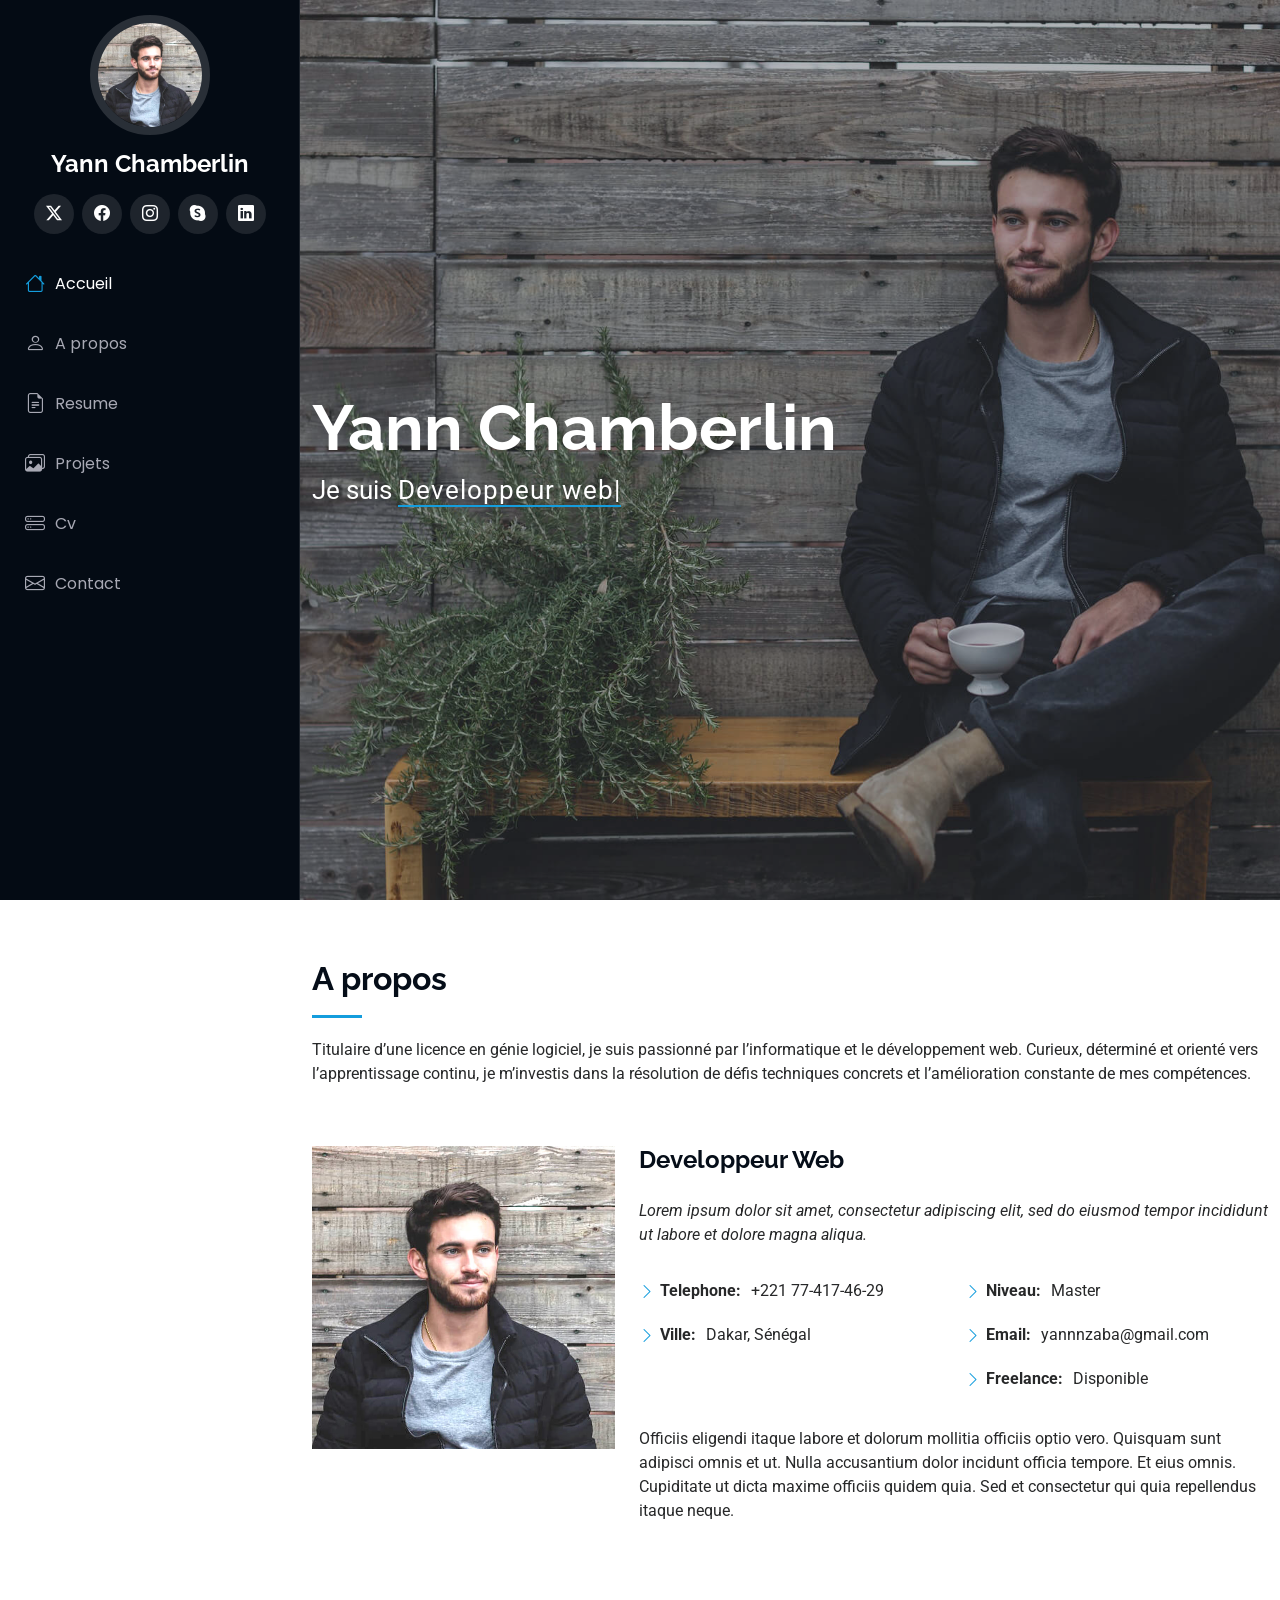
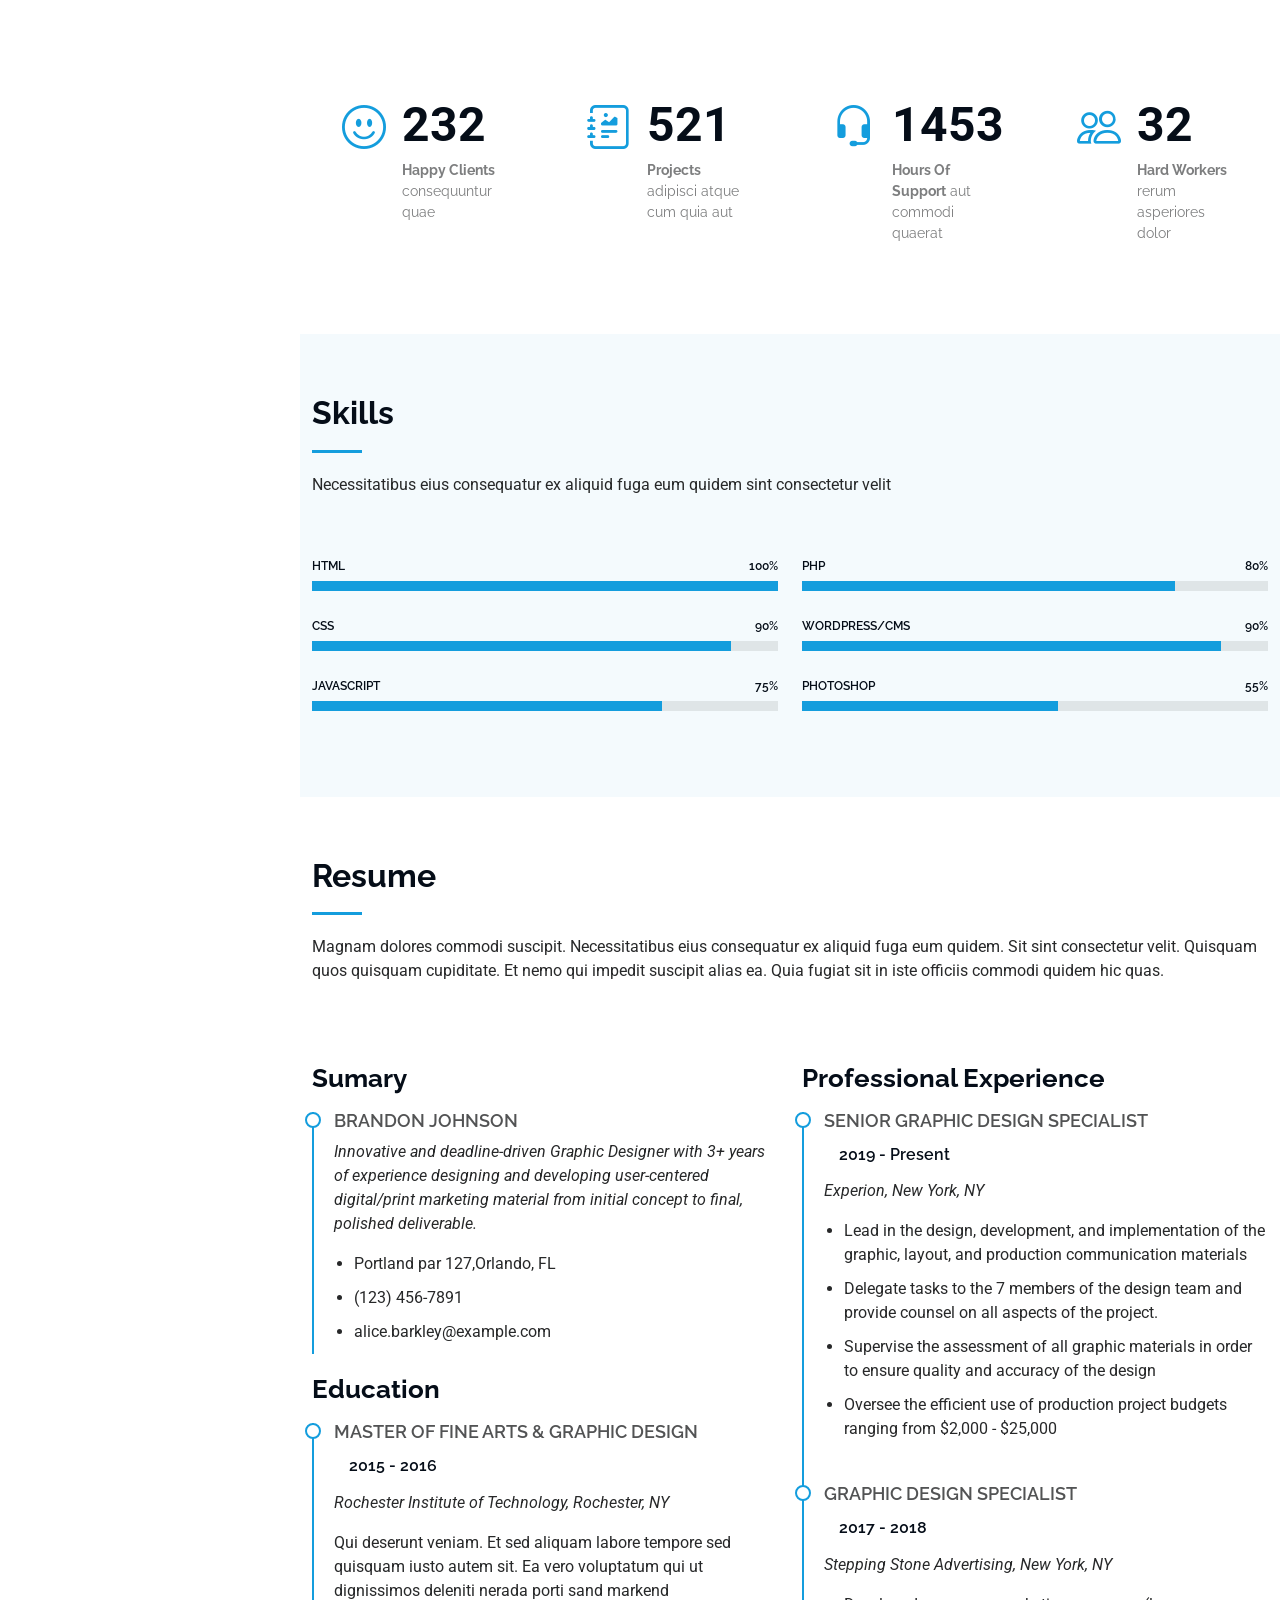
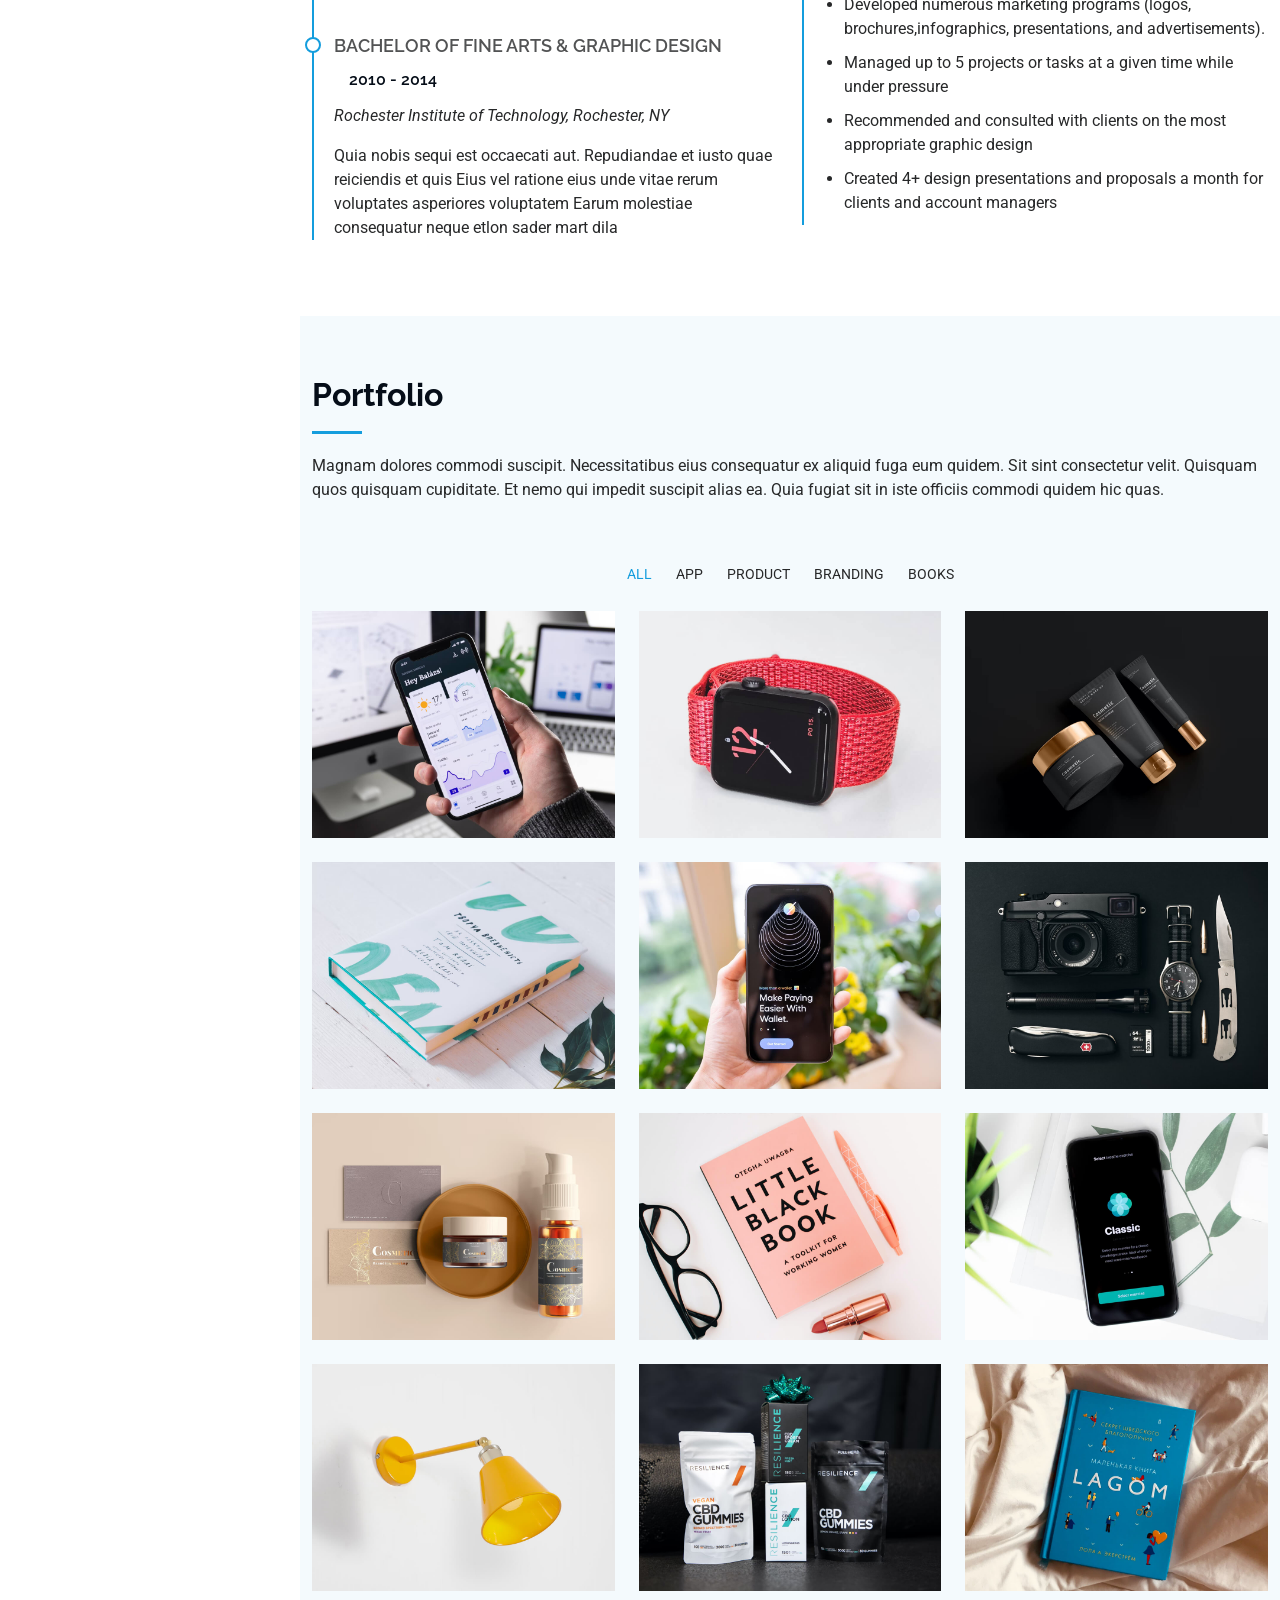
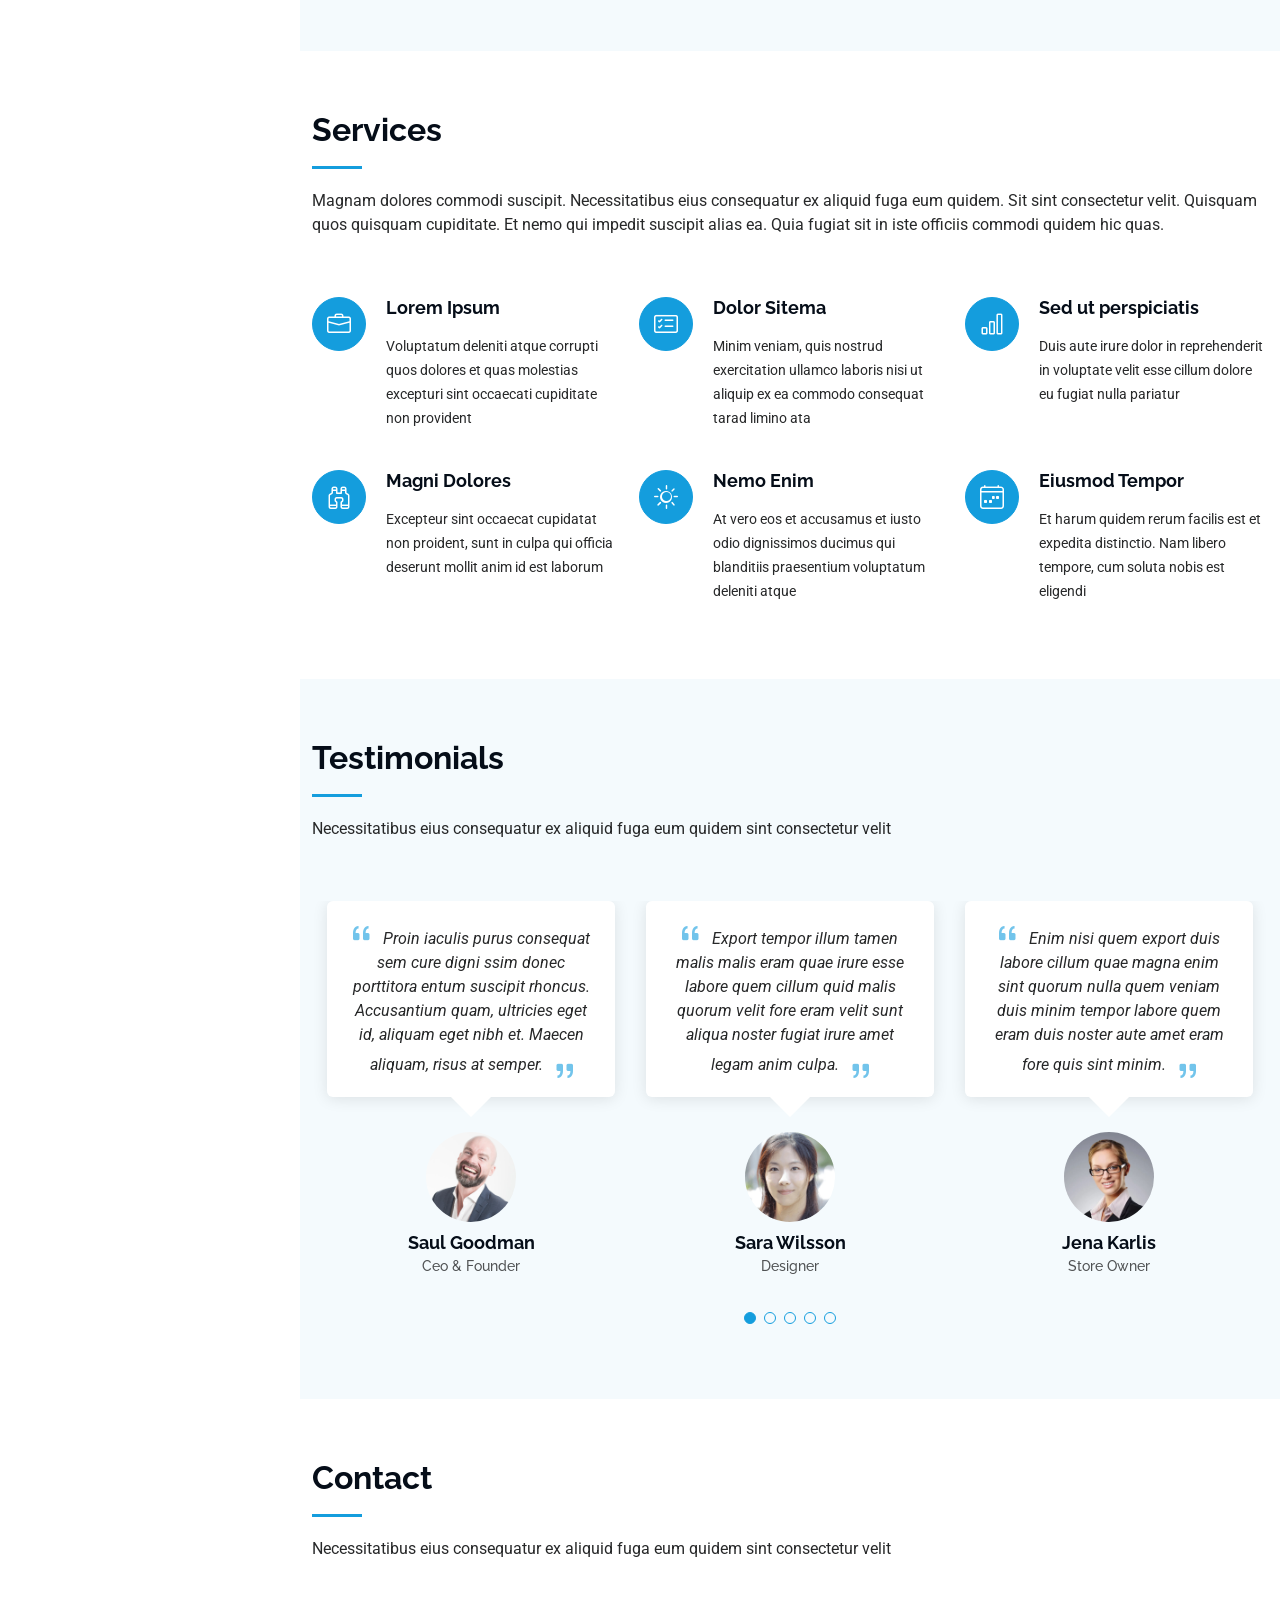
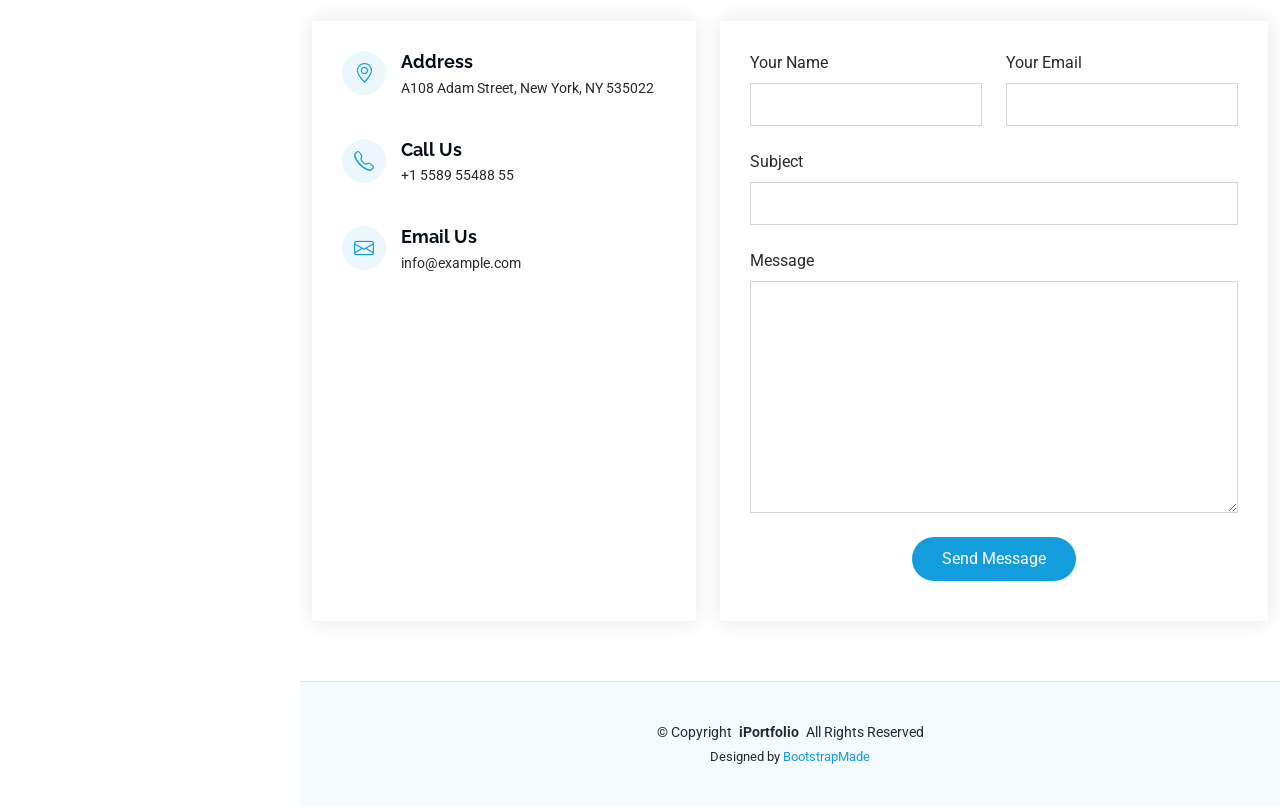
<file: newss/index.html>
<!DOCTYPE html>
<html lang="en">

<head>
  <meta charset="utf-8">
  <meta content="width=device-width, initial-scale=1.0" name="viewport">
  <title>Portfolio</title>
  <meta content="" name="description">
  <meta content="" name="keywords">

  <!-- Favicons -->
  <link href="assets/img/favicon.png" rel="icon">
  <link href="assets/img/apple-touch-icon.png" rel="apple-touch-icon">

  <!-- Fonts -->
  <link href="https://fonts.googleapis.com" rel="preconnect">
  <link href="https://fonts.gstatic.com" rel="preconnect" crossorigin>
  <link href="https://fonts.googleapis.com/css2?family=Roboto:ital,wght@0,100;0,300;0,400;0,500;0,700;0,900;1,100;1,300;1,400;1,500;1,700;1,900&family=Poppins:ital,wght@0,100;0,200;0,300;0,400;0,500;0,600;0,700;0,800;0,900;1,100;1,200;1,300;1,400;1,500;1,600;1,700;1,800;1,900&family=Raleway:ital,wght@0,100;0,200;0,300;0,400;0,500;0,600;0,700;0,800;0,900;1,100;1,200;1,300;1,400;1,500;1,600;1,700;1,800;1,900&display=swap" rel="stylesheet">

  <!-- Vendor CSS Files -->
  <link href="assets/vendor/bootstrap/css/bootstrap.min.css" rel="stylesheet">
  <link href="assets/vendor/bootstrap-icons/bootstrap-icons.css" rel="stylesheet">
  <link href="assets/vendor/aos/aos.css" rel="stylesheet">
  <link href="assets/vendor/glightbox/css/glightbox.min.css" rel="stylesheet">
  <link href="assets/vendor/swiper/swiper-bundle.min.css" rel="stylesheet">

  <!-- Main CSS File -->
  <link href="assets/css/main.css" rel="stylesheet">

  <!-- =======================================================
  * Template Name: iPortfolio
  * Template URL: https://bootstrapmade.com/iportfolio-bootstrap-portfolio-websites-template/
  * Updated: Jun 29 2024 with Bootstrap v5.3.3
  * Author: BootstrapMade.com
  * License: https://bootstrapmade.com/license/
  ======================================================== -->
</head>

<body class="index-page">

  <header id="header" class="header dark-background d-flex flex-column">
    <i class="header-toggle d-xl-none bi bi-list"></i>

    <div class="profile-img">
      <img src="assets/img/my-profile-img.jpg" alt="" class="img-fluid rounded-circle">
    </div>

    <a href="index.html" class="logo d-flex align-items-center justify-content-center">
      <!-- Uncomment the line below if you also wish to use an image logo -->
      <!-- <img src="assets/img/logo.png" alt=""> -->
      <h1 class="sitename">Yann Chamberlin</h1>
    </a>

    <div class="social-links text-center">
      <a href="#" class="twitter"><i class="bi bi-twitter-x"></i></a>
      <a href="#" class="facebook"><i class="bi bi-facebook"></i></a>
      <a href="#" class="instagram"><i class="bi bi-instagram"></i></a>
      <a href="#" class="google-plus"><i class="bi bi-skype"></i></a>
      <a href="#" class="linkedin"><i class="bi bi-linkedin"></i></a>
    </div>

    <nav id="navmenu" class="navmenu">
      <ul>
        <li><a href="#hero" class="active"><i class="bi bi-house navicon"></i>Accueil</a></li>
        <li><a href="#about"><i class="bi bi-person navicon"></i> A propos</a></li>
        <li><a href="#resume"><i class="bi bi-file-earmark-text navicon"></i> Resume</a></li>
        <li><a href="#portfolio"><i class="bi bi-images navicon"></i> Projets</a></li>
        <li><a href="#services"><i class="bi bi-hdd-stack navicon"></i> Cv</a></li>
        <li><a href="#contact"><i class="bi bi-envelope navicon"></i> Contact</a></li>
      </ul>
    </nav>

  </header>

  <main class="main">

    <!-- Hero Section -->
    <section id="hero" class="hero section dark-background">

      <img src="assets/img/hero-bg.jpg" alt="" data-aos="fade-in" class="">

      <div class="container" data-aos="fade-up" data-aos-delay="100">
        <h2>Yann Chamberlin</h2>
        <p>Je suis <span class="typed" data-typed-items="Developpeur web, Educateur Steam">Developpeur web</span><span class="typed-cursor typed-cursor--blink" aria-hidden="true"></span><span class="typed-cursor typed-cursor--blink" aria-hidden="true"></span></p>
      </div>

    </section><!-- /Hero Section -->

    <!-- About Section -->
    <section id="about" class="about section">

      <!-- Section Title -->
      <div class="container section-title" data-aos="fade-up">
        <h2>A propos</h2>
        <p>Titulaire d’une licence en génie logiciel, je suis passionné par l’informatique et le
développement web. Curieux, déterminé et orienté vers l’apprentissage continu, je
m’investis dans la résolution de défis techniques concrets et l’amélioration
constante de mes compétences.</p>
      </div><!-- End Section Title -->

      <div class="container" data-aos="fade-up" data-aos-delay="100">

        <div class="row gy-4 justify-content-center">
          <div class="col-lg-4">
            <img src="assets/img/my-profile-img.jpg" class="img-fluid" alt="">
          </div>
          <div class="col-lg-8 content">
            <h2>Developpeur Web</h2>
            <p class="fst-italic py-3">
              Lorem ipsum dolor sit amet, consectetur adipiscing elit, sed do eiusmod tempor incididunt ut labore et dolore
              magna aliqua.
            </p>
            <div class="row">
              <div class="col-lg-6">
                <ul>
                  <li><i class="bi bi-chevron-right"></i> <strong>Telephone:</strong> <span>+221 77-417-46-29</span></li>
                  <li><i class="bi bi-chevron-right"></i> <strong>Ville:</strong> <span>Dakar, Sénégal</span></li>
                </ul>
              </div>
              <div class="col-lg-6">
                <ul>
                  <li><i class="bi bi-chevron-right"></i> <strong>Niveau:</strong> <span>Master</span></li>
                  <li><i class="bi bi-chevron-right"></i> <strong>Email:</strong> <span>yannnzaba@gmail.com</span></li>
                  <li><i class="bi bi-chevron-right"></i> <strong>Freelance:</strong> <span>Disponible</span></li>
                </ul>
              </div>
            </div>
            <p class="py-3">
              Officiis eligendi itaque labore et dolorum mollitia officiis optio vero. Quisquam sunt adipisci omnis et ut. Nulla accusantium dolor incidunt officia tempore. Et eius omnis.
              Cupiditate ut dicta maxime officiis quidem quia. Sed et consectetur qui quia repellendus itaque neque.
            </p>
          </div>
        </div>

      </div>

    </section><!-- /About Section -->

    <!-- Stats Section -->
    <section id="stats" class="stats section">

      <div class="container" data-aos="fade-up" data-aos-delay="100">

        <div class="row gy-4">

          <div class="col-lg-3 col-md-6">
            <div class="stats-item">
              <i class="bi bi-emoji-smile"></i>
              <span data-purecounter-start="0" data-purecounter-end="232" data-purecounter-duration="1" class="purecounter"></span>
              <p><strong>Happy Clients</strong> <span>consequuntur quae</span></p>
            </div>
          </div><!-- End Stats Item -->

          <div class="col-lg-3 col-md-6">
            <div class="stats-item">
              <i class="bi bi-journal-richtext"></i>
              <span data-purecounter-start="0" data-purecounter-end="521" data-purecounter-duration="1" class="purecounter"></span>
              <p><strong>Projects</strong> <span>adipisci atque cum quia aut</span></p>
            </div>
          </div><!-- End Stats Item -->

          <div class="col-lg-3 col-md-6">
            <div class="stats-item">
              <i class="bi bi-headset"></i>
              <span data-purecounter-start="0" data-purecounter-end="1453" data-purecounter-duration="1" class="purecounter"></span>
              <p><strong>Hours Of Support</strong> <span>aut commodi quaerat</span></p>
            </div>
          </div><!-- End Stats Item -->

          <div class="col-lg-3 col-md-6">
            <div class="stats-item">
              <i class="bi bi-people"></i>
              <span data-purecounter-start="0" data-purecounter-end="32" data-purecounter-duration="1" class="purecounter"></span>
              <p><strong>Hard Workers</strong> <span>rerum asperiores dolor</span></p>
            </div>
          </div><!-- End Stats Item -->

        </div>

      </div>

    </section><!-- /Stats Section -->

    <!-- Skills Section -->
    <section id="skills" class="skills section light-background">

      <!-- Section Title -->
      <div class="container section-title" data-aos="fade-up">
        <h2>Skills</h2>
        <p>Necessitatibus eius consequatur ex aliquid fuga eum quidem sint consectetur velit</p>
      </div><!-- End Section Title -->

      <div class="container" data-aos="fade-up" data-aos-delay="100">

        <div class="row skills-content skills-animation">

          <div class="col-lg-6">

            <div class="progress">
              <span class="skill"><span>HTML</span> <i class="val">100%</i></span>
              <div class="progress-bar-wrap">
                <div class="progress-bar" role="progressbar" aria-valuenow="100" aria-valuemin="0" aria-valuemax="100"></div>
              </div>
            </div><!-- End Skills Item -->

            <div class="progress">
              <span class="skill"><span>CSS</span> <i class="val">90%</i></span>
              <div class="progress-bar-wrap">
                <div class="progress-bar" role="progressbar" aria-valuenow="90" aria-valuemin="0" aria-valuemax="100"></div>
              </div>
            </div><!-- End Skills Item -->

            <div class="progress">
              <span class="skill"><span>JavaScript</span> <i class="val">75%</i></span>
              <div class="progress-bar-wrap">
                <div class="progress-bar" role="progressbar" aria-valuenow="75" aria-valuemin="0" aria-valuemax="100"></div>
              </div>
            </div><!-- End Skills Item -->

          </div>

          <div class="col-lg-6">

            <div class="progress">
              <span class="skill"><span>PHP</span> <i class="val">80%</i></span>
              <div class="progress-bar-wrap">
                <div class="progress-bar" role="progressbar" aria-valuenow="80" aria-valuemin="0" aria-valuemax="100"></div>
              </div>
            </div><!-- End Skills Item -->

            <div class="progress">
              <span class="skill"><span>WordPress/CMS</span> <i class="val">90%</i></span>
              <div class="progress-bar-wrap">
                <div class="progress-bar" role="progressbar" aria-valuenow="90" aria-valuemin="0" aria-valuemax="100"></div>
              </div>
            </div><!-- End Skills Item -->

            <div class="progress">
              <span class="skill"><span>Photoshop</span> <i class="val">55%</i></span>
              <div class="progress-bar-wrap">
                <div class="progress-bar" role="progressbar" aria-valuenow="55" aria-valuemin="0" aria-valuemax="100"></div>
              </div>
            </div><!-- End Skills Item -->

          </div>

        </div>

      </div>

    </section><!-- /Skills Section -->

    <!-- Resume Section -->
    <section id="resume" class="resume section">

      <!-- Section Title -->
      <div class="container section-title" data-aos="fade-up">
        <h2>Resume</h2>
        <p>Magnam dolores commodi suscipit. Necessitatibus eius consequatur ex aliquid fuga eum quidem. Sit sint consectetur velit. Quisquam quos quisquam cupiditate. Et nemo qui impedit suscipit alias ea. Quia fugiat sit in iste officiis commodi quidem hic quas.</p>
      </div><!-- End Section Title -->

      <div class="container">

        <div class="row">

          <div class="col-lg-6" data-aos="fade-up" data-aos-delay="100">
            <h3 class="resume-title">Sumary</h3>

            <div class="resume-item pb-0">
              <h4>Brandon Johnson</h4>
              <p><em>Innovative and deadline-driven Graphic Designer with 3+ years of experience designing and developing user-centered digital/print marketing material from initial concept to final, polished deliverable.</em></p>
              <ul>
                <li>Portland par 127,Orlando, FL</li>
                <li>(123) 456-7891</li>
                <li>alice.barkley@example.com</li>
              </ul>
            </div><!-- Edn Resume Item -->

            <h3 class="resume-title">Education</h3>
            <div class="resume-item">
              <h4>Master of Fine Arts &amp; Graphic Design</h4>
              <h5>2015 - 2016</h5>
              <p><em>Rochester Institute of Technology, Rochester, NY</em></p>
              <p>Qui deserunt veniam. Et sed aliquam labore tempore sed quisquam iusto autem sit. Ea vero voluptatum qui ut dignissimos deleniti nerada porti sand markend</p>
            </div><!-- Edn Resume Item -->

            <div class="resume-item">
              <h4>Bachelor of Fine Arts &amp; Graphic Design</h4>
              <h5>2010 - 2014</h5>
              <p><em>Rochester Institute of Technology, Rochester, NY</em></p>
              <p>Quia nobis sequi est occaecati aut. Repudiandae et iusto quae reiciendis et quis Eius vel ratione eius unde vitae rerum voluptates asperiores voluptatem Earum molestiae consequatur neque etlon sader mart dila</p>
            </div><!-- Edn Resume Item -->

          </div>

          <div class="col-lg-6" data-aos="fade-up" data-aos-delay="200">
            <h3 class="resume-title">Professional Experience</h3>
            <div class="resume-item">
              <h4>Senior graphic design specialist</h4>
              <h5>2019 - Present</h5>
              <p><em>Experion, New York, NY </em></p>
              <ul>
                <li>Lead in the design, development, and implementation of the graphic, layout, and production communication materials</li>
                <li>Delegate tasks to the 7 members of the design team and provide counsel on all aspects of the project. </li>
                <li>Supervise the assessment of all graphic materials in order to ensure quality and accuracy of the design</li>
                <li>Oversee the efficient use of production project budgets ranging from $2,000 - $25,000</li>
              </ul>
            </div><!-- Edn Resume Item -->

            <div class="resume-item">
              <h4>Graphic design specialist</h4>
              <h5>2017 - 2018</h5>
              <p><em>Stepping Stone Advertising, New York, NY</em></p>
              <ul>
                <li>Developed numerous marketing programs (logos, brochures,infographics, presentations, and advertisements).</li>
                <li>Managed up to 5 projects or tasks at a given time while under pressure</li>
                <li>Recommended and consulted with clients on the most appropriate graphic design</li>
                <li>Created 4+ design presentations and proposals a month for clients and account managers</li>
              </ul>
            </div><!-- Edn Resume Item -->

          </div>

        </div>

      </div>

    </section><!-- /Resume Section -->

    <!-- Portfolio Section -->
    <section id="portfolio" class="portfolio section light-background">

      <!-- Section Title -->
      <div class="container section-title" data-aos="fade-up">
        <h2>Portfolio</h2>
        <p>Magnam dolores commodi suscipit. Necessitatibus eius consequatur ex aliquid fuga eum quidem. Sit sint consectetur velit. Quisquam quos quisquam cupiditate. Et nemo qui impedit suscipit alias ea. Quia fugiat sit in iste officiis commodi quidem hic quas.</p>
      </div><!-- End Section Title -->

      <div class="container">

        <div class="isotope-layout" data-default-filter="*" data-layout="masonry" data-sort="original-order">

          <ul class="portfolio-filters isotope-filters" data-aos="fade-up" data-aos-delay="100">
            <li data-filter="*" class="filter-active">All</li>
            <li data-filter=".filter-app">App</li>
            <li data-filter=".filter-product">Product</li>
            <li data-filter=".filter-branding">Branding</li>
            <li data-filter=".filter-books">Books</li>
          </ul><!-- End Portfolio Filters -->

          <div class="row gy-4 isotope-container" data-aos="fade-up" data-aos-delay="200">

            <div class="col-lg-4 col-md-6 portfolio-item isotope-item filter-app">
              <div class="portfolio-content h-100">
                <img src="assets/img/portfolio/app-1.jpg" class="img-fluid" alt="">
                <div class="portfolio-info">
                  <h4>App 1</h4>
                  <p>Lorem ipsum, dolor sit amet consectetur</p>
                  <a href="assets/img/portfolio/app-1.jpg" title="App 1" data-gallery="portfolio-gallery-app" class="glightbox preview-link"><i class="bi bi-zoom-in"></i></a>
                  <a href="portfolio-details.html" title="More Details" class="details-link"><i class="bi bi-link-45deg"></i></a>
                </div>
              </div>
            </div><!-- End Portfolio Item -->

            <div class="col-lg-4 col-md-6 portfolio-item isotope-item filter-product">
              <div class="portfolio-content h-100">
                <img src="assets/img/portfolio/product-1.jpg" class="img-fluid" alt="">
                <div class="portfolio-info">
                  <h4>Product 1</h4>
                  <p>Lorem ipsum, dolor sit amet consectetur</p>
                  <a href="assets/img/portfolio/product-1.jpg" title="Product 1" data-gallery="portfolio-gallery-product" class="glightbox preview-link"><i class="bi bi-zoom-in"></i></a>
                  <a href="portfolio-details.html" title="More Details" class="details-link"><i class="bi bi-link-45deg"></i></a>
                </div>
              </div>
            </div><!-- End Portfolio Item -->

            <div class="col-lg-4 col-md-6 portfolio-item isotope-item filter-branding">
              <div class="portfolio-content h-100">
                <img src="assets/img/portfolio/branding-1.jpg" class="img-fluid" alt="">
                <div class="portfolio-info">
                  <h4>Branding 1</h4>
                  <p>Lorem ipsum, dolor sit amet consectetur</p>
                  <a href="assets/img/portfolio/branding-1.jpg" title="Branding 1" data-gallery="portfolio-gallery-branding" class="glightbox preview-link"><i class="bi bi-zoom-in"></i></a>
                  <a href="portfolio-details.html" title="More Details" class="details-link"><i class="bi bi-link-45deg"></i></a>
                </div>
              </div>
            </div><!-- End Portfolio Item -->

            <div class="col-lg-4 col-md-6 portfolio-item isotope-item filter-books">
              <div class="portfolio-content h-100">
                <img src="assets/img/portfolio/books-1.jpg" class="img-fluid" alt="">
                <div class="portfolio-info">
                  <h4>Books 1</h4>
                  <p>Lorem ipsum, dolor sit amet consectetur</p>
                  <a href="assets/img/portfolio/books-1.jpg" title="Branding 1" data-gallery="portfolio-gallery-book" class="glightbox preview-link"><i class="bi bi-zoom-in"></i></a>
                  <a href="portfolio-details.html" title="More Details" class="details-link"><i class="bi bi-link-45deg"></i></a>
                </div>
              </div>
            </div><!-- End Portfolio Item -->

            <div class="col-lg-4 col-md-6 portfolio-item isotope-item filter-app">
              <div class="portfolio-content h-100">
                <img src="assets/img/portfolio/app-2.jpg" class="img-fluid" alt="">
                <div class="portfolio-info">
                  <h4>App 2</h4>
                  <p>Lorem ipsum, dolor sit amet consectetur</p>
                  <a href="assets/img/portfolio/app-2.jpg" title="App 2" data-gallery="portfolio-gallery-app" class="glightbox preview-link"><i class="bi bi-zoom-in"></i></a>
                  <a href="portfolio-details.html" title="More Details" class="details-link"><i class="bi bi-link-45deg"></i></a>
                </div>
              </div>
            </div><!-- End Portfolio Item -->

            <div class="col-lg-4 col-md-6 portfolio-item isotope-item filter-product">
              <div class="portfolio-content h-100">
                <img src="assets/img/portfolio/product-2.jpg" class="img-fluid" alt="">
                <div class="portfolio-info">
                  <h4>Product 2</h4>
                  <p>Lorem ipsum, dolor sit amet consectetur</p>
                  <a href="assets/img/portfolio/product-2.jpg" title="Product 2" data-gallery="portfolio-gallery-product" class="glightbox preview-link"><i class="bi bi-zoom-in"></i></a>
                  <a href="portfolio-details.html" title="More Details" class="details-link"><i class="bi bi-link-45deg"></i></a>
                </div>
              </div>
            </div><!-- End Portfolio Item -->

            <div class="col-lg-4 col-md-6 portfolio-item isotope-item filter-branding">
              <div class="portfolio-content h-100">
                <img src="assets/img/portfolio/branding-2.jpg" class="img-fluid" alt="">
                <div class="portfolio-info">
                  <h4>Branding 2</h4>
                  <p>Lorem ipsum, dolor sit amet consectetur</p>
                  <a href="assets/img/portfolio/branding-2.jpg" title="Branding 2" data-gallery="portfolio-gallery-branding" class="glightbox preview-link"><i class="bi bi-zoom-in"></i></a>
                  <a href="portfolio-details.html" title="More Details" class="details-link"><i class="bi bi-link-45deg"></i></a>
                </div>
              </div>
            </div><!-- End Portfolio Item -->

            <div class="col-lg-4 col-md-6 portfolio-item isotope-item filter-books">
              <div class="portfolio-content h-100">
                <img src="assets/img/portfolio/books-2.jpg" class="img-fluid" alt="">
                <div class="portfolio-info">
                  <h4>Books 2</h4>
                  <p>Lorem ipsum, dolor sit amet consectetur</p>
                  <a href="assets/img/portfolio/books-2.jpg" title="Branding 2" data-gallery="portfolio-gallery-book" class="glightbox preview-link"><i class="bi bi-zoom-in"></i></a>
                  <a href="portfolio-details.html" title="More Details" class="details-link"><i class="bi bi-link-45deg"></i></a>
                </div>
              </div>
            </div><!-- End Portfolio Item -->

            <div class="col-lg-4 col-md-6 portfolio-item isotope-item filter-app">
              <div class="portfolio-content h-100">
                <img src="assets/img/portfolio/app-3.jpg" class="img-fluid" alt="">
                <div class="portfolio-info">
                  <h4>App 3</h4>
                  <p>Lorem ipsum, dolor sit amet consectetur</p>
                  <a href="assets/img/portfolio/app-3.jpg" title="App 3" data-gallery="portfolio-gallery-app" class="glightbox preview-link"><i class="bi bi-zoom-in"></i></a>
                  <a href="portfolio-details.html" title="More Details" class="details-link"><i class="bi bi-link-45deg"></i></a>
                </div>
              </div>
            </div><!-- End Portfolio Item -->

            <div class="col-lg-4 col-md-6 portfolio-item isotope-item filter-product">
              <div class="portfolio-content h-100">
                <img src="assets/img/portfolio/product-3.jpg" class="img-fluid" alt="">
                <div class="portfolio-info">
                  <h4>Product 3</h4>
                  <p>Lorem ipsum, dolor sit amet consectetur</p>
                  <a href="assets/img/portfolio/product-3.jpg" title="Product 3" data-gallery="portfolio-gallery-product" class="glightbox preview-link"><i class="bi bi-zoom-in"></i></a>
                  <a href="portfolio-details.html" title="More Details" class="details-link"><i class="bi bi-link-45deg"></i></a>
                </div>
              </div>
            </div><!-- End Portfolio Item -->

            <div class="col-lg-4 col-md-6 portfolio-item isotope-item filter-branding">
              <div class="portfolio-content h-100">
                <img src="assets/img/portfolio/branding-3.jpg" class="img-fluid" alt="">
                <div class="portfolio-info">
                  <h4>Branding 3</h4>
                  <p>Lorem ipsum, dolor sit amet consectetur</p>
                  <a href="assets/img/portfolio/branding-3.jpg" title="Branding 2" data-gallery="portfolio-gallery-branding" class="glightbox preview-link"><i class="bi bi-zoom-in"></i></a>
                  <a href="portfolio-details.html" title="More Details" class="details-link"><i class="bi bi-link-45deg"></i></a>
                </div>
              </div>
            </div><!-- End Portfolio Item -->

            <div class="col-lg-4 col-md-6 portfolio-item isotope-item filter-books">
              <div class="portfolio-content h-100">
                <img src="assets/img/portfolio/books-3.jpg" class="img-fluid" alt="">
                <div class="portfolio-info">
                  <h4>Books 3</h4>
                  <p>Lorem ipsum, dolor sit amet consectetur</p>
                  <a href="assets/img/portfolio/books-3.jpg" title="Branding 3" data-gallery="portfolio-gallery-book" class="glightbox preview-link"><i class="bi bi-zoom-in"></i></a>
                  <a href="portfolio-details.html" title="More Details" class="details-link"><i class="bi bi-link-45deg"></i></a>
                </div>
              </div>
            </div><!-- End Portfolio Item -->

          </div><!-- End Portfolio Container -->

        </div>

      </div>

    </section><!-- /Portfolio Section -->

    <!-- Services Section -->
    <section id="services" class="services section">

      <!-- Section Title -->
      <div class="container section-title" data-aos="fade-up">
        <h2>Services</h2>
        <p>Magnam dolores commodi suscipit. Necessitatibus eius consequatur ex aliquid fuga eum quidem. Sit sint consectetur velit. Quisquam quos quisquam cupiditate. Et nemo qui impedit suscipit alias ea. Quia fugiat sit in iste officiis commodi quidem hic quas.</p>
      </div><!-- End Section Title -->

      <div class="container">

        <div class="row gy-4">

          <div class="col-lg-4 col-md-6 service-item d-flex" data-aos="fade-up" data-aos-delay="100">
            <div class="icon flex-shrink-0"><i class="bi bi-briefcase"></i></div>
            <div>
              <h4 class="title"><a href="service-details.html" class="stretched-link">Lorem Ipsum</a></h4>
              <p class="description">Voluptatum deleniti atque corrupti quos dolores et quas molestias excepturi sint occaecati cupiditate non provident</p>
            </div>
          </div>
          <!-- End Service Item -->

          <div class="col-lg-4 col-md-6 service-item d-flex" data-aos="fade-up" data-aos-delay="200">
            <div class="icon flex-shrink-0"><i class="bi bi-card-checklist"></i></div>
            <div>
              <h4 class="title"><a href="service-details.html" class="stretched-link">Dolor Sitema</a></h4>
              <p class="description">Minim veniam, quis nostrud exercitation ullamco laboris nisi ut aliquip ex ea commodo consequat tarad limino ata</p>
            </div>
          </div><!-- End Service Item -->

          <div class="col-lg-4 col-md-6 service-item d-flex" data-aos="fade-up" data-aos-delay="300">
            <div class="icon flex-shrink-0"><i class="bi bi-bar-chart"></i></div>
            <div>
              <h4 class="title"><a href="service-details.html" class="stretched-link">Sed ut perspiciatis</a></h4>
              <p class="description">Duis aute irure dolor in reprehenderit in voluptate velit esse cillum dolore eu fugiat nulla pariatur</p>
            </div>
          </div><!-- End Service Item -->

          <div class="col-lg-4 col-md-6 service-item d-flex" data-aos="fade-up" data-aos-delay="400">
            <div class="icon flex-shrink-0"><i class="bi bi-binoculars"></i></div>
            <div>
              <h4 class="title"><a href="service-details.html" class="stretched-link">Magni Dolores</a></h4>
              <p class="description">Excepteur sint occaecat cupidatat non proident, sunt in culpa qui officia deserunt mollit anim id est laborum</p>
            </div>
          </div><!-- End Service Item -->

          <div class="col-lg-4 col-md-6 service-item d-flex" data-aos="fade-up" data-aos-delay="500">
            <div class="icon flex-shrink-0"><i class="bi bi-brightness-high"></i></div>
            <div>
              <h4 class="title"><a href="service-details.html" class="stretched-link">Nemo Enim</a></h4>
              <p class="description">At vero eos et accusamus et iusto odio dignissimos ducimus qui blanditiis praesentium voluptatum deleniti atque</p>
            </div>
          </div><!-- End Service Item -->

          <div class="col-lg-4 col-md-6 service-item d-flex" data-aos="fade-up" data-aos-delay="600">
            <div class="icon flex-shrink-0"><i class="bi bi-calendar4-week"></i></div>
            <div>
              <h4 class="title"><a href="service-details.html" class="stretched-link">Eiusmod Tempor</a></h4>
              <p class="description">Et harum quidem rerum facilis est et expedita distinctio. Nam libero tempore, cum soluta nobis est eligendi</p>
            </div>
          </div><!-- End Service Item -->

        </div>

      </div>

    </section><!-- /Services Section -->

    <!-- Testimonials Section -->
    <section id="testimonials" class="testimonials section light-background">

      <!-- Section Title -->
      <div class="container section-title" data-aos="fade-up">
        <h2>Testimonials</h2>
        <p>Necessitatibus eius consequatur ex aliquid fuga eum quidem sint consectetur velit</p>
      </div><!-- End Section Title -->

      <div class="container" data-aos="fade-up" data-aos-delay="100">

        <div class="swiper init-swiper">
          <script type="application/json" class="swiper-config">
            {
              "loop": true,
              "speed": 600,
              "autoplay": {
                "delay": 5000
              },
              "slidesPerView": "auto",
              "pagination": {
                "el": ".swiper-pagination",
                "type": "bullets",
                "clickable": true
              },
              "breakpoints": {
                "320": {
                  "slidesPerView": 1,
                  "spaceBetween": 40
                },
                "1200": {
                  "slidesPerView": 3,
                  "spaceBetween": 1
                }
              }
            }
          </script>
          <div class="swiper-wrapper">

            <div class="swiper-slide">
              <div class="testimonial-item">
                <p>
                  <i class="bi bi-quote quote-icon-left"></i>
                  <span>Proin iaculis purus consequat sem cure digni ssim donec porttitora entum suscipit rhoncus. Accusantium quam, ultricies eget id, aliquam eget nibh et. Maecen aliquam, risus at semper.</span>
                  <i class="bi bi-quote quote-icon-right"></i>
                </p>
                <img src="assets/img/testimonials/testimonials-1.jpg" class="testimonial-img" alt="">
                <h3>Saul Goodman</h3>
                <h4>Ceo &amp; Founder</h4>
              </div>
            </div><!-- End testimonial item -->

            <div class="swiper-slide">
              <div class="testimonial-item">
                <p>
                  <i class="bi bi-quote quote-icon-left"></i>
                  <span>Export tempor illum tamen malis malis eram quae irure esse labore quem cillum quid malis quorum velit fore eram velit sunt aliqua noster fugiat irure amet legam anim culpa.</span>
                  <i class="bi bi-quote quote-icon-right"></i>
                </p>
                <img src="assets/img/testimonials/testimonials-2.jpg" class="testimonial-img" alt="">
                <h3>Sara Wilsson</h3>
                <h4>Designer</h4>
              </div>
            </div><!-- End testimonial item -->

            <div class="swiper-slide">
              <div class="testimonial-item">
                <p>
                  <i class="bi bi-quote quote-icon-left"></i>
                  <span>Enim nisi quem export duis labore cillum quae magna enim sint quorum nulla quem veniam duis minim tempor labore quem eram duis noster aute amet eram fore quis sint minim.</span>
                  <i class="bi bi-quote quote-icon-right"></i>
                </p>
                <img src="assets/img/testimonials/testimonials-3.jpg" class="testimonial-img" alt="">
                <h3>Jena Karlis</h3>
                <h4>Store Owner</h4>
              </div>
            </div><!-- End testimonial item -->

            <div class="swiper-slide">
              <div class="testimonial-item">
                <p>
                  <i class="bi bi-quote quote-icon-left"></i>
                  <span>Fugiat enim eram quae cillum dolore dolor amet nulla culpa multos export minim fugiat dolor enim duis veniam ipsum anim magna sunt elit fore quem dolore labore illum veniam.</span>
                  <i class="bi bi-quote quote-icon-right"></i>
                </p>
                <img src="assets/img/testimonials/testimonials-4.jpg" class="testimonial-img" alt="">
                <h3>Matt Brandon</h3>
                <h4>Freelancer</h4>
              </div>
            </div><!-- End testimonial item -->

            <div class="swiper-slide">
              <div class="testimonial-item">
                <p>
                  <i class="bi bi-quote quote-icon-left"></i>
                  <span>Quis quorum aliqua sint quem legam fore sunt eram irure aliqua veniam tempor noster veniam sunt culpa nulla illum cillum fugiat legam esse veniam culpa fore nisi cillum quid.</span>
                  <i class="bi bi-quote quote-icon-right"></i>
                </p>
                <img src="assets/img/testimonials/testimonials-5.jpg" class="testimonial-img" alt="">
                <h3>John Larson</h3>
                <h4>Entrepreneur</h4>
              </div>
            </div><!-- End testimonial item -->

          </div>
          <div class="swiper-pagination"></div>
        </div>

      </div>

    </section><!-- /Testimonials Section -->

    <!-- Contact Section -->
    <section id="contact" class="contact section">

      <!-- Section Title -->
      <div class="container section-title" data-aos="fade-up">
        <h2>Contact</h2>
        <p>Necessitatibus eius consequatur ex aliquid fuga eum quidem sint consectetur velit</p>
      </div><!-- End Section Title -->

      <div class="container" data-aos="fade-up" data-aos-delay="100">

        <div class="row gy-4">

          <div class="col-lg-5">

            <div class="info-wrap">
              <div class="info-item d-flex" data-aos="fade-up" data-aos-delay="200">
                <i class="bi bi-geo-alt flex-shrink-0"></i>
                <div>
                  <h3>Address</h3>
                  <p>A108 Adam Street, New York, NY 535022</p>
                </div>
              </div><!-- End Info Item -->

              <div class="info-item d-flex" data-aos="fade-up" data-aos-delay="300">
                <i class="bi bi-telephone flex-shrink-0"></i>
                <div>
                  <h3>Call Us</h3>
                  <p>+1 5589 55488 55</p>
                </div>
              </div><!-- End Info Item -->

              <div class="info-item d-flex" data-aos="fade-up" data-aos-delay="400">
                <i class="bi bi-envelope flex-shrink-0"></i>
                <div>
                  <h3>Email Us</h3>
                  <p>info@example.com</p>
                </div>
              </div><!-- End Info Item -->

              <iframe src="https://www.google.com/maps/embed?pb=!1m14!1m8!1m3!1d48389.78314118045!2d-74.006138!3d40.710059!3m2!1i1024!2i768!4f13.1!3m3!1m2!1s0x89c25a22a3bda30d%3A0xb89d1fe6bc499443!2sDowntown%20Conference%20Center!5e0!3m2!1sen!2sus!4v1676961268712!5m2!1sen!2sus" frameborder="0" style="border:0; width: 100%; height: 270px;" allowfullscreen="" loading="lazy" referrerpolicy="no-referrer-when-downgrade"></iframe>
            </div>
          </div>

          <div class="col-lg-7">
            <form action="forms/contact.php" method="post" class="php-email-form" data-aos="fade-up" data-aos-delay="200">
              <div class="row gy-4">

                <div class="col-md-6">
                  <label for="name-field" class="pb-2">Your Name</label>
                  <input type="text" name="name" id="name-field" class="form-control" required="">
                </div>

                <div class="col-md-6">
                  <label for="email-field" class="pb-2">Your Email</label>
                  <input type="email" class="form-control" name="email" id="email-field" required="">
                </div>

                <div class="col-md-12">
                  <label for="subject-field" class="pb-2">Subject</label>
                  <input type="text" class="form-control" name="subject" id="subject-field" required="">
                </div>

                <div class="col-md-12">
                  <label for="message-field" class="pb-2">Message</label>
                  <textarea class="form-control" name="message" rows="10" id="message-field" required=""></textarea>
                </div>

                <div class="col-md-12 text-center">
                  <div class="loading">Loading</div>
                  <div class="error-message"></div>
                  <div class="sent-message">Your message has been sent. Thank you!</div>

                  <button type="submit">Send Message</button>
                </div>

              </div>
            </form>
          </div><!-- End Contact Form -->

        </div>

      </div>

    </section><!-- /Contact Section -->

  </main>

  <footer id="footer" class="footer position-relative light-background">

    <div class="container">
      <div class="copyright text-center ">
        <p>© <span>Copyright</span> <strong class="px-1 sitename">iPortfolio</strong> <span>All Rights Reserved</span></p>
      </div>
      <div class="credits">
        <!-- All the links in the footer should remain intact. -->
        <!-- You can delete the links only if you've purchased the pro version. -->
        <!-- Licensing information: https://bootstrapmade.com/license/ -->
        <!-- Purchase the pro version with working PHP/AJAX contact form: [buy-url] -->
        Designed by <a href="https://bootstrapmade.com/">BootstrapMade</a>
      </div>
    </div>

  </footer>

  <!-- Scroll Top -->
  <a href="#" id="scroll-top" class="scroll-top d-flex align-items-center justify-content-center"><i class="bi bi-arrow-up-short"></i></a>

  <!-- Preloader -->
  <div id="preloader"></div>

  <!-- Vendor JS Files -->
  <script src="assets/vendor/bootstrap/js/bootstrap.bundle.min.js"></script>
  <script src="assets/vendor/php-email-form/validate.js"></script>
  <script src="assets/vendor/aos/aos.js"></script>
  <script src="assets/vendor/typed.js/typed.umd.js"></script>
  <script src="assets/vendor/purecounter/purecounter_vanilla.js"></script>
  <script src="assets/vendor/waypoints/noframework.waypoints.js"></script>
  <script src="assets/vendor/glightbox/js/glightbox.min.js"></script>
  <script src="assets/vendor/imagesloaded/imagesloaded.pkgd.min.js"></script>
  <script src="assets/vendor/isotope-layout/isotope.pkgd.min.js"></script>
  <script src="assets/vendor/swiper/swiper-bundle.min.js"></script>

  <!-- Main JS File -->
  <script src="assets/js/main.js"></script>

</body>

</html>
</file>
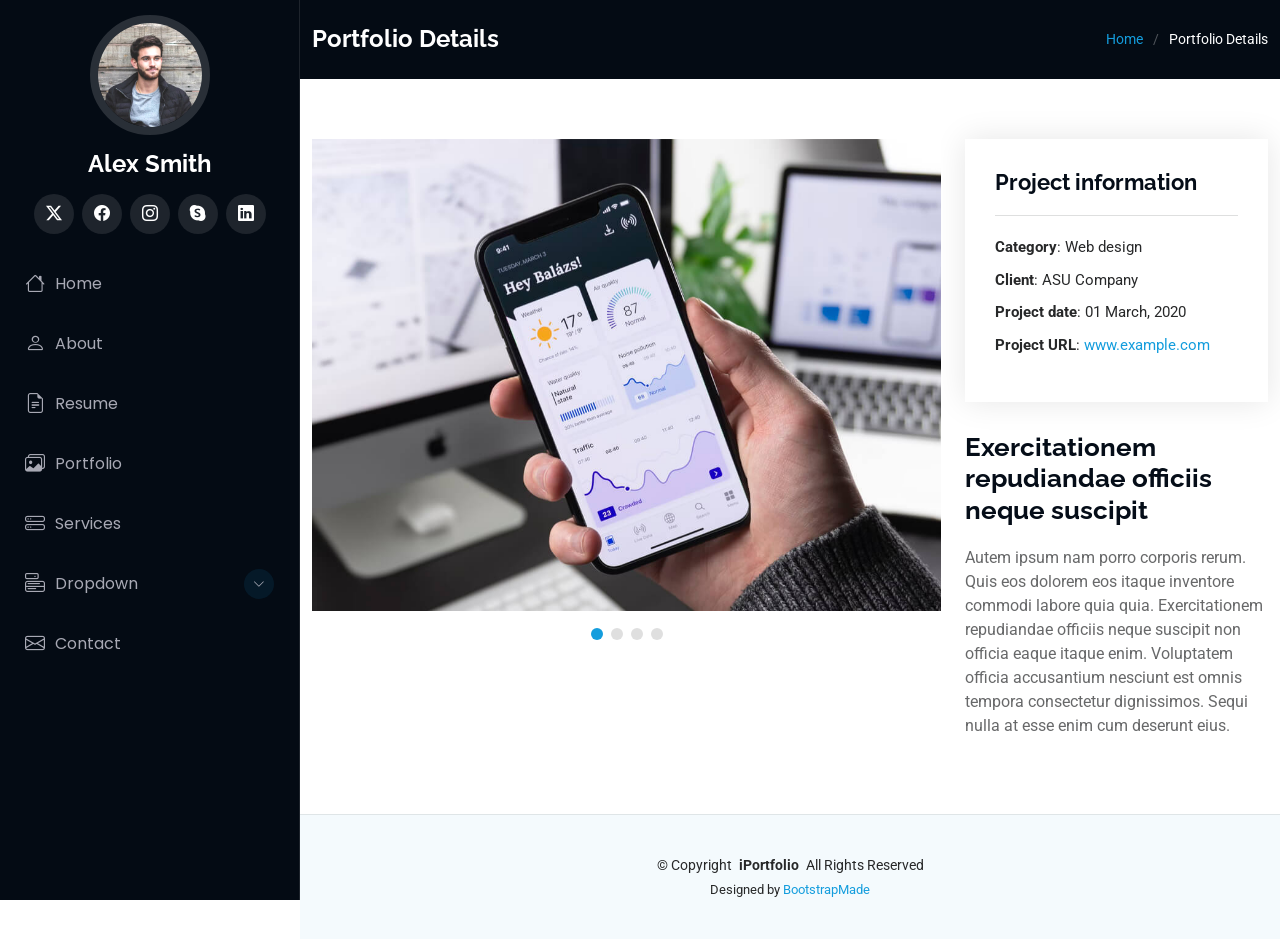
<file: newss/portfolio-details.html>
<!DOCTYPE html>
<html lang="en">

<head>
  <meta charset="utf-8">
  <meta content="width=device-width, initial-scale=1.0" name="viewport">
  <title>Portfolio Details - iPortfolio Bootstrap Template</title>
  <meta content="" name="description">
  <meta content="" name="keywords">

  <!-- Favicons -->
  <link href="assets/img/favicon.png" rel="icon">
  <link href="assets/img/apple-touch-icon.png" rel="apple-touch-icon">

  <!-- Fonts -->
  <link href="https://fonts.googleapis.com" rel="preconnect">
  <link href="https://fonts.gstatic.com" rel="preconnect" crossorigin>
  <link href="https://fonts.googleapis.com/css2?family=Roboto:ital,wght@0,100;0,300;0,400;0,500;0,700;0,900;1,100;1,300;1,400;1,500;1,700;1,900&family=Poppins:ital,wght@0,100;0,200;0,300;0,400;0,500;0,600;0,700;0,800;0,900;1,100;1,200;1,300;1,400;1,500;1,600;1,700;1,800;1,900&family=Raleway:ital,wght@0,100;0,200;0,300;0,400;0,500;0,600;0,700;0,800;0,900;1,100;1,200;1,300;1,400;1,500;1,600;1,700;1,800;1,900&display=swap" rel="stylesheet">

  <!-- Vendor CSS Files -->
  <link href="assets/vendor/bootstrap/css/bootstrap.min.css" rel="stylesheet">
  <link href="assets/vendor/bootstrap-icons/bootstrap-icons.css" rel="stylesheet">
  <link href="assets/vendor/aos/aos.css" rel="stylesheet">
  <link href="assets/vendor/glightbox/css/glightbox.min.css" rel="stylesheet">
  <link href="assets/vendor/swiper/swiper-bundle.min.css" rel="stylesheet">

  <!-- Main CSS File -->
  <link href="assets/css/main.css" rel="stylesheet">

  <!-- =======================================================
  * Template Name: iPortfolio
  * Template URL: https://bootstrapmade.com/iportfolio-bootstrap-portfolio-websites-template/
  * Updated: Jun 29 2024 with Bootstrap v5.3.3
  * Author: BootstrapMade.com
  * License: https://bootstrapmade.com/license/
  ======================================================== -->
</head>

<body class="portfolio-details-page">

  <header id="header" class="header dark-background d-flex flex-column">
    <i class="header-toggle d-xl-none bi bi-list"></i>

    <div class="profile-img">
      <img src="assets/img/my-profile-img.jpg" alt="" class="img-fluid rounded-circle">
    </div>

    <a href="index.html" class="logo d-flex align-items-center justify-content-center">
      <!-- Uncomment the line below if you also wish to use an image logo -->
      <!-- <img src="assets/img/logo.png" alt=""> -->
      <h1 class="sitename">Alex Smith</h1>
    </a>

    <div class="social-links text-center">
      <a href="#" class="twitter"><i class="bi bi-twitter-x"></i></a>
      <a href="#" class="facebook"><i class="bi bi-facebook"></i></a>
      <a href="#" class="instagram"><i class="bi bi-instagram"></i></a>
      <a href="#" class="google-plus"><i class="bi bi-skype"></i></a>
      <a href="#" class="linkedin"><i class="bi bi-linkedin"></i></a>
    </div>

    <nav id="navmenu" class="navmenu">
      <ul>
        <li><a href="#hero"><i class="bi bi-house navicon"></i>Home</a></li>
        <li><a href="#about"><i class="bi bi-person navicon"></i> About</a></li>
        <li><a href="#resume"><i class="bi bi-file-earmark-text navicon"></i> Resume</a></li>
        <li><a href="#portfolio"><i class="bi bi-images navicon"></i> Portfolio</a></li>
        <li><a href="#services"><i class="bi bi-hdd-stack navicon"></i> Services</a></li>
        <li class="dropdown"><a href="#"><i class="bi bi-menu-button navicon"></i> <span>Dropdown</span> <i class="bi bi-chevron-down toggle-dropdown"></i></a>
          <ul>
            <li><a href="#">Dropdown 1</a></li>
            <li class="dropdown"><a href="#"><span>Deep Dropdown</span> <i class="bi bi-chevron-down toggle-dropdown"></i></a>
              <ul>
                <li><a href="#">Deep Dropdown 1</a></li>
                <li><a href="#">Deep Dropdown 2</a></li>
                <li><a href="#">Deep Dropdown 3</a></li>
                <li><a href="#">Deep Dropdown 4</a></li>
                <li><a href="#">Deep Dropdown 5</a></li>
              </ul>
            </li>
            <li><a href="#">Dropdown 2</a></li>
            <li><a href="#">Dropdown 3</a></li>
            <li><a href="#">Dropdown 4</a></li>
          </ul>
        </li>
        <li><a href="#contact"><i class="bi bi-envelope navicon"></i> Contact</a></li>
      </ul>
    </nav>

  </header>

  <main class="main">

    <!-- Page Title -->
    <div class="page-title dark-background">
      <div class="container d-lg-flex justify-content-between align-items-center">
        <h1 class="mb-2 mb-lg-0">Portfolio Details</h1>
        <nav class="breadcrumbs">
          <ol>
            <li><a href="index.html">Home</a></li>
            <li class="current">Portfolio Details</li>
          </ol>
        </nav>
      </div>
    </div><!-- End Page Title -->

    <!-- Portfolio Details Section -->
    <section id="portfolio-details" class="portfolio-details section">

      <div class="container" data-aos="fade-up" data-aos-delay="100">

        <div class="row gy-4">

          <div class="col-lg-8">
            <div class="portfolio-details-slider swiper init-swiper">

              <script type="application/json" class="swiper-config">
                {
                  "loop": true,
                  "speed": 600,
                  "autoplay": {
                    "delay": 5000
                  },
                  "slidesPerView": "auto",
                  "pagination": {
                    "el": ".swiper-pagination",
                    "type": "bullets",
                    "clickable": true
                  }
                }
              </script>

              <div class="swiper-wrapper align-items-center">

                <div class="swiper-slide">
                  <img src="assets/img/portfolio/app-1.jpg" alt="">
                </div>

                <div class="swiper-slide">
                  <img src="assets/img/portfolio/product-1.jpg" alt="">
                </div>

                <div class="swiper-slide">
                  <img src="assets/img/portfolio/branding-1.jpg" alt="">
                </div>

                <div class="swiper-slide">
                  <img src="assets/img/portfolio/books-1.jpg" alt="">
                </div>

              </div>
              <div class="swiper-pagination"></div>
            </div>
          </div>

          <div class="col-lg-4">
            <div class="portfolio-info" data-aos="fade-up" data-aos-delay="200">
              <h3>Project information</h3>
              <ul>
                <li><strong>Category</strong>: Web design</li>
                <li><strong>Client</strong>: ASU Company</li>
                <li><strong>Project date</strong>: 01 March, 2020</li>
                <li><strong>Project URL</strong>: <a href="#">www.example.com</a></li>
              </ul>
            </div>
            <div class="portfolio-description" data-aos="fade-up" data-aos-delay="300">
              <h2>Exercitationem repudiandae officiis neque suscipit</h2>
              <p>
                Autem ipsum nam porro corporis rerum. Quis eos dolorem eos itaque inventore commodi labore quia quia. Exercitationem repudiandae officiis neque suscipit non officia eaque itaque enim. Voluptatem officia accusantium nesciunt est omnis tempora consectetur dignissimos. Sequi nulla at esse enim cum deserunt eius.
              </p>
            </div>
          </div>

        </div>

      </div>

    </section><!-- /Portfolio Details Section -->

  </main>

  <footer id="footer" class="footer position-relative light-background">

    <div class="container">
      <div class="copyright text-center ">
        <p>© <span>Copyright</span> <strong class="px-1 sitename">iPortfolio</strong> <span>All Rights Reserved</span></p>
      </div>
      <div class="credits">
        <!-- All the links in the footer should remain intact. -->
        <!-- You can delete the links only if you've purchased the pro version. -->
        <!-- Licensing information: https://bootstrapmade.com/license/ -->
        <!-- Purchase the pro version with working PHP/AJAX contact form: [buy-url] -->
        Designed by <a href="https://bootstrapmade.com/">BootstrapMade</a>
      </div>
    </div>

  </footer>

  <!-- Scroll Top -->
  <a href="#" id="scroll-top" class="scroll-top d-flex align-items-center justify-content-center"><i class="bi bi-arrow-up-short"></i></a>

  <!-- Preloader -->
  <div id="preloader"></div>

  <!-- Vendor JS Files -->
  <script src="assets/vendor/bootstrap/js/bootstrap.bundle.min.js"></script>
  <script src="assets/vendor/php-email-form/validate.js"></script>
  <script src="assets/vendor/aos/aos.js"></script>
  <script src="assets/vendor/typed.js/typed.umd.js"></script>
  <script src="assets/vendor/purecounter/purecounter_vanilla.js"></script>
  <script src="assets/vendor/waypoints/noframework.waypoints.js"></script>
  <script src="assets/vendor/glightbox/js/glightbox.min.js"></script>
  <script src="assets/vendor/imagesloaded/imagesloaded.pkgd.min.js"></script>
  <script src="assets/vendor/isotope-layout/isotope.pkgd.min.js"></script>
  <script src="assets/vendor/swiper/swiper-bundle.min.js"></script>

  <!-- Main JS File -->
  <script src="assets/js/main.js"></script>

</body>

</html>
</file>
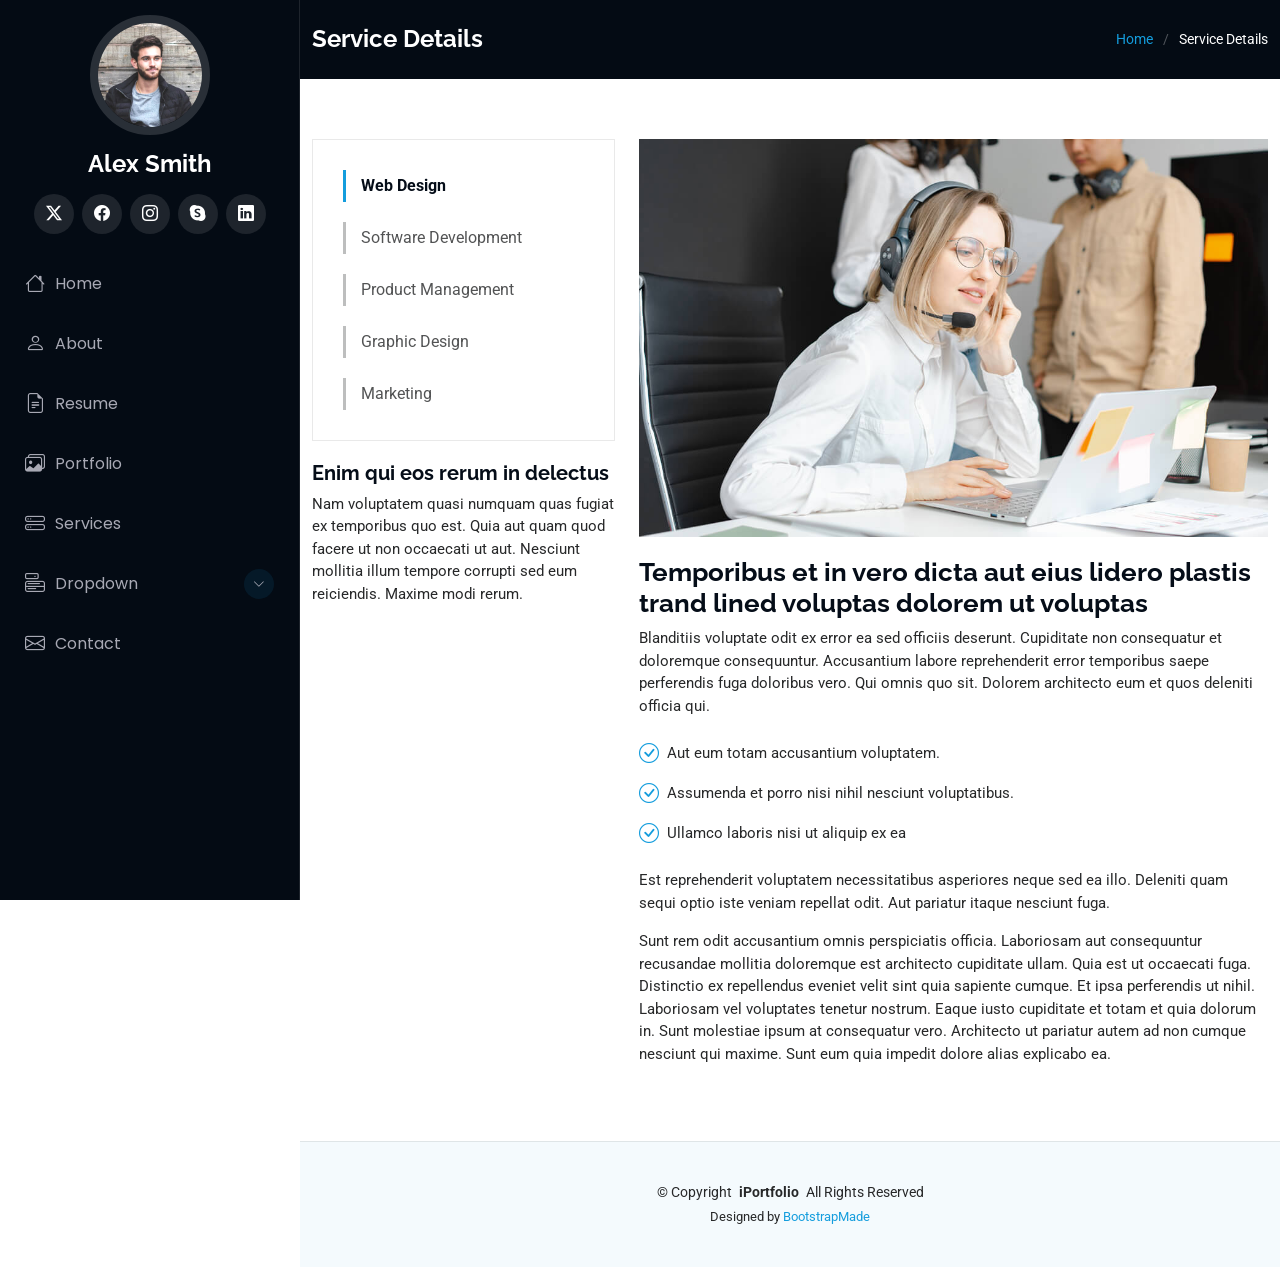
<file: newss/service-details.html>
<!DOCTYPE html>
<html lang="en">

<head>
  <meta charset="utf-8">
  <meta content="width=device-width, initial-scale=1.0" name="viewport">
  <title>Service Details - iPortfolio Bootstrap Template</title>
  <meta content="" name="description">
  <meta content="" name="keywords">

  <!-- Favicons -->
  <link href="assets/img/favicon.png" rel="icon">
  <link href="assets/img/apple-touch-icon.png" rel="apple-touch-icon">

  <!-- Fonts -->
  <link href="https://fonts.googleapis.com" rel="preconnect">
  <link href="https://fonts.gstatic.com" rel="preconnect" crossorigin>
  <link href="https://fonts.googleapis.com/css2?family=Roboto:ital,wght@0,100;0,300;0,400;0,500;0,700;0,900;1,100;1,300;1,400;1,500;1,700;1,900&family=Poppins:ital,wght@0,100;0,200;0,300;0,400;0,500;0,600;0,700;0,800;0,900;1,100;1,200;1,300;1,400;1,500;1,600;1,700;1,800;1,900&family=Raleway:ital,wght@0,100;0,200;0,300;0,400;0,500;0,600;0,700;0,800;0,900;1,100;1,200;1,300;1,400;1,500;1,600;1,700;1,800;1,900&display=swap" rel="stylesheet">

  <!-- Vendor CSS Files -->
  <link href="assets/vendor/bootstrap/css/bootstrap.min.css" rel="stylesheet">
  <link href="assets/vendor/bootstrap-icons/bootstrap-icons.css" rel="stylesheet">
  <link href="assets/vendor/aos/aos.css" rel="stylesheet">
  <link href="assets/vendor/glightbox/css/glightbox.min.css" rel="stylesheet">
  <link href="assets/vendor/swiper/swiper-bundle.min.css" rel="stylesheet">

  <!-- Main CSS File -->
  <link href="assets/css/main.css" rel="stylesheet">

  <!-- =======================================================
  * Template Name: iPortfolio
  * Template URL: https://bootstrapmade.com/iportfolio-bootstrap-portfolio-websites-template/
  * Updated: Jun 29 2024 with Bootstrap v5.3.3
  * Author: BootstrapMade.com
  * License: https://bootstrapmade.com/license/
  ======================================================== -->
</head>

<body class="service-details-page">

  <header id="header" class="header dark-background d-flex flex-column">
    <i class="header-toggle d-xl-none bi bi-list"></i>

    <div class="profile-img">
      <img src="assets/img/my-profile-img.jpg" alt="" class="img-fluid rounded-circle">
    </div>

    <a href="index.html" class="logo d-flex align-items-center justify-content-center">
      <!-- Uncomment the line below if you also wish to use an image logo -->
      <!-- <img src="assets/img/logo.png" alt=""> -->
      <h1 class="sitename">Alex Smith</h1>
    </a>

    <div class="social-links text-center">
      <a href="#" class="twitter"><i class="bi bi-twitter-x"></i></a>
      <a href="#" class="facebook"><i class="bi bi-facebook"></i></a>
      <a href="#" class="instagram"><i class="bi bi-instagram"></i></a>
      <a href="#" class="google-plus"><i class="bi bi-skype"></i></a>
      <a href="#" class="linkedin"><i class="bi bi-linkedin"></i></a>
    </div>

    <nav id="navmenu" class="navmenu">
      <ul>
        <li><a href="#hero"><i class="bi bi-house navicon"></i>Home</a></li>
        <li><a href="#about"><i class="bi bi-person navicon"></i> About</a></li>
        <li><a href="#resume"><i class="bi bi-file-earmark-text navicon"></i> Resume</a></li>
        <li><a href="#portfolio"><i class="bi bi-images navicon"></i> Portfolio</a></li>
        <li><a href="#services"><i class="bi bi-hdd-stack navicon"></i> Services</a></li>
        <li class="dropdown"><a href="#"><i class="bi bi-menu-button navicon"></i> <span>Dropdown</span> <i class="bi bi-chevron-down toggle-dropdown"></i></a>
          <ul>
            <li><a href="#">Dropdown 1</a></li>
            <li class="dropdown"><a href="#"><span>Deep Dropdown</span> <i class="bi bi-chevron-down toggle-dropdown"></i></a>
              <ul>
                <li><a href="#">Deep Dropdown 1</a></li>
                <li><a href="#">Deep Dropdown 2</a></li>
                <li><a href="#">Deep Dropdown 3</a></li>
                <li><a href="#">Deep Dropdown 4</a></li>
                <li><a href="#">Deep Dropdown 5</a></li>
              </ul>
            </li>
            <li><a href="#">Dropdown 2</a></li>
            <li><a href="#">Dropdown 3</a></li>
            <li><a href="#">Dropdown 4</a></li>
          </ul>
        </li>
        <li><a href="#contact"><i class="bi bi-envelope navicon"></i> Contact</a></li>
      </ul>
    </nav>

  </header>

  <main class="main">

    <!-- Page Title -->
    <div class="page-title dark-background">
      <div class="container d-lg-flex justify-content-between align-items-center">
        <h1 class="mb-2 mb-lg-0">Service Details</h1>
        <nav class="breadcrumbs">
          <ol>
            <li><a href="index.html">Home</a></li>
            <li class="current">Service Details</li>
          </ol>
        </nav>
      </div>
    </div><!-- End Page Title -->

    <!-- Service Details Section -->
    <section id="service-details" class="service-details section">

      <div class="container">

        <div class="row gy-4">

          <div class="col-lg-4" data-aos="fade-up" data-aos-delay="100">
            <div class="services-list">
              <a href="#" class="active">Web Design</a>
              <a href="#">Software Development</a>
              <a href="#">Product Management</a>
              <a href="#">Graphic Design</a>
              <a href="#">Marketing</a>
            </div>

            <h4>Enim qui eos rerum in delectus</h4>
            <p>Nam voluptatem quasi numquam quas fugiat ex temporibus quo est. Quia aut quam quod facere ut non occaecati ut aut. Nesciunt mollitia illum tempore corrupti sed eum reiciendis. Maxime modi rerum.</p>
          </div>

          <div class="col-lg-8" data-aos="fade-up" data-aos-delay="200">
            <img src="assets/img/services.jpg" alt="" class="img-fluid services-img">
            <h3>Temporibus et in vero dicta aut eius lidero plastis trand lined voluptas dolorem ut voluptas</h3>
            <p>
              Blanditiis voluptate odit ex error ea sed officiis deserunt. Cupiditate non consequatur et doloremque consequuntur. Accusantium labore reprehenderit error temporibus saepe perferendis fuga doloribus vero. Qui omnis quo sit. Dolorem architecto eum et quos deleniti officia qui.
            </p>
            <ul>
              <li><i class="bi bi-check-circle"></i> <span>Aut eum totam accusantium voluptatem.</span></li>
              <li><i class="bi bi-check-circle"></i> <span>Assumenda et porro nisi nihil nesciunt voluptatibus.</span></li>
              <li><i class="bi bi-check-circle"></i> <span>Ullamco laboris nisi ut aliquip ex ea</span></li>
            </ul>
            <p>
              Est reprehenderit voluptatem necessitatibus asperiores neque sed ea illo. Deleniti quam sequi optio iste veniam repellat odit. Aut pariatur itaque nesciunt fuga.
            </p>
            <p>
              Sunt rem odit accusantium omnis perspiciatis officia. Laboriosam aut consequuntur recusandae mollitia doloremque est architecto cupiditate ullam. Quia est ut occaecati fuga. Distinctio ex repellendus eveniet velit sint quia sapiente cumque. Et ipsa perferendis ut nihil. Laboriosam vel voluptates tenetur nostrum. Eaque iusto cupiditate et totam et quia dolorum in. Sunt molestiae ipsum at consequatur vero. Architecto ut pariatur autem ad non cumque nesciunt qui maxime. Sunt eum quia impedit dolore alias explicabo ea.
            </p>
          </div>

        </div>

      </div>

    </section><!-- /Service Details Section -->

  </main>

  <footer id="footer" class="footer position-relative light-background">

    <div class="container">
      <div class="copyright text-center ">
        <p>© <span>Copyright</span> <strong class="px-1 sitename">iPortfolio</strong> <span>All Rights Reserved</span></p>
      </div>
      <div class="credits">
        <!-- All the links in the footer should remain intact. -->
        <!-- You can delete the links only if you've purchased the pro version. -->
        <!-- Licensing information: https://bootstrapmade.com/license/ -->
        <!-- Purchase the pro version with working PHP/AJAX contact form: [buy-url] -->
        Designed by <a href="https://bootstrapmade.com/">BootstrapMade</a>
      </div>
    </div>

  </footer>

  <!-- Scroll Top -->
  <a href="#" id="scroll-top" class="scroll-top d-flex align-items-center justify-content-center"><i class="bi bi-arrow-up-short"></i></a>

  <!-- Preloader -->
  <div id="preloader"></div>

  <!-- Vendor JS Files -->
  <script src="assets/vendor/bootstrap/js/bootstrap.bundle.min.js"></script>
  <script src="assets/vendor/php-email-form/validate.js"></script>
  <script src="assets/vendor/aos/aos.js"></script>
  <script src="assets/vendor/typed.js/typed.umd.js"></script>
  <script src="assets/vendor/purecounter/purecounter_vanilla.js"></script>
  <script src="assets/vendor/waypoints/noframework.waypoints.js"></script>
  <script src="assets/vendor/glightbox/js/glightbox.min.js"></script>
  <script src="assets/vendor/imagesloaded/imagesloaded.pkgd.min.js"></script>
  <script src="assets/vendor/isotope-layout/isotope.pkgd.min.js"></script>
  <script src="assets/vendor/swiper/swiper-bundle.min.js"></script>

  <!-- Main JS File -->
  <script src="assets/js/main.js"></script>

</body>

</html>
</file>
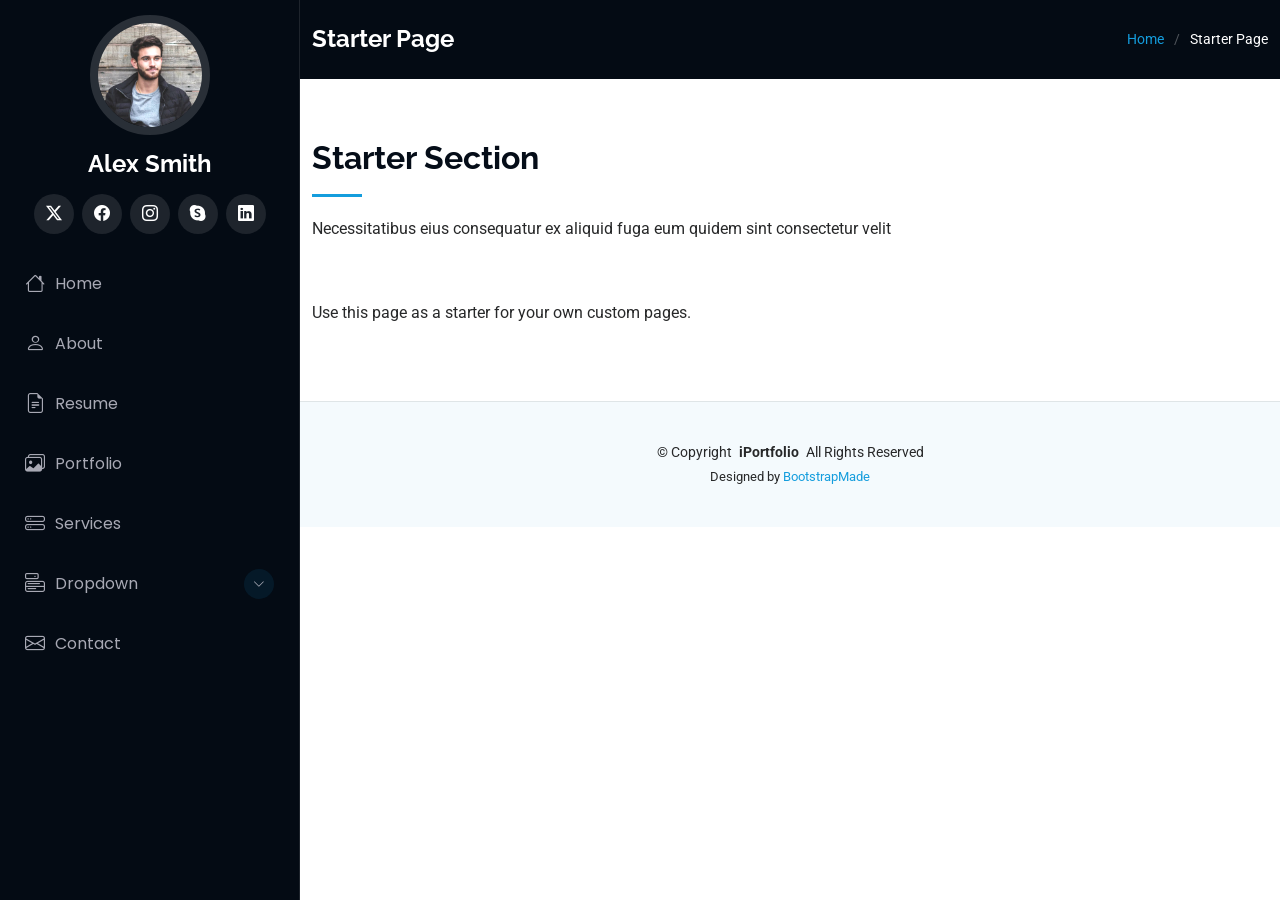
<file: newss/starter-page.html>
<!DOCTYPE html>
<html lang="en">

<head>
  <meta charset="utf-8">
  <meta content="width=device-width, initial-scale=1.0" name="viewport">
  <title>Starter Page - iPortfolio Bootstrap Template</title>
  <meta content="" name="description">
  <meta content="" name="keywords">

  <!-- Favicons -->
  <link href="assets/img/favicon.png" rel="icon">
  <link href="assets/img/apple-touch-icon.png" rel="apple-touch-icon">

  <!-- Fonts -->
  <link href="https://fonts.googleapis.com" rel="preconnect">
  <link href="https://fonts.gstatic.com" rel="preconnect" crossorigin>
  <link href="https://fonts.googleapis.com/css2?family=Roboto:ital,wght@0,100;0,300;0,400;0,500;0,700;0,900;1,100;1,300;1,400;1,500;1,700;1,900&family=Poppins:ital,wght@0,100;0,200;0,300;0,400;0,500;0,600;0,700;0,800;0,900;1,100;1,200;1,300;1,400;1,500;1,600;1,700;1,800;1,900&family=Raleway:ital,wght@0,100;0,200;0,300;0,400;0,500;0,600;0,700;0,800;0,900;1,100;1,200;1,300;1,400;1,500;1,600;1,700;1,800;1,900&display=swap" rel="stylesheet">

  <!-- Vendor CSS Files -->
  <link href="assets/vendor/bootstrap/css/bootstrap.min.css" rel="stylesheet">
  <link href="assets/vendor/bootstrap-icons/bootstrap-icons.css" rel="stylesheet">
  <link href="assets/vendor/aos/aos.css" rel="stylesheet">
  <link href="assets/vendor/glightbox/css/glightbox.min.css" rel="stylesheet">
  <link href="assets/vendor/swiper/swiper-bundle.min.css" rel="stylesheet">

  <!-- Main CSS File -->
  <link href="assets/css/main.css" rel="stylesheet">

  <!-- =======================================================
  * Template Name: iPortfolio
  * Template URL: https://bootstrapmade.com/iportfolio-bootstrap-portfolio-websites-template/
  * Updated: Jun 29 2024 with Bootstrap v5.3.3
  * Author: BootstrapMade.com
  * License: https://bootstrapmade.com/license/
  ======================================================== -->
</head>

<body class="starter-page-page">

  <header id="header" class="header dark-background d-flex flex-column">
    <i class="header-toggle d-xl-none bi bi-list"></i>

    <div class="profile-img">
      <img src="assets/img/my-profile-img.jpg" alt="" class="img-fluid rounded-circle">
    </div>

    <a href="index.html" class="logo d-flex align-items-center justify-content-center">
      <!-- Uncomment the line below if you also wish to use an image logo -->
      <!-- <img src="assets/img/logo.png" alt=""> -->
      <h1 class="sitename">Alex Smith</h1>
    </a>

    <div class="social-links text-center">
      <a href="#" class="twitter"><i class="bi bi-twitter-x"></i></a>
      <a href="#" class="facebook"><i class="bi bi-facebook"></i></a>
      <a href="#" class="instagram"><i class="bi bi-instagram"></i></a>
      <a href="#" class="google-plus"><i class="bi bi-skype"></i></a>
      <a href="#" class="linkedin"><i class="bi bi-linkedin"></i></a>
    </div>

    <nav id="navmenu" class="navmenu">
      <ul>
        <li><a href="#hero"><i class="bi bi-house navicon"></i>Home</a></li>
        <li><a href="#about"><i class="bi bi-person navicon"></i> About</a></li>
        <li><a href="#resume"><i class="bi bi-file-earmark-text navicon"></i> Resume</a></li>
        <li><a href="#portfolio"><i class="bi bi-images navicon"></i> Portfolio</a></li>
        <li><a href="#services"><i class="bi bi-hdd-stack navicon"></i> Services</a></li>
        <li class="dropdown"><a href="#"><i class="bi bi-menu-button navicon"></i> <span>Dropdown</span> <i class="bi bi-chevron-down toggle-dropdown"></i></a>
          <ul>
            <li><a href="#">Dropdown 1</a></li>
            <li class="dropdown"><a href="#"><span>Deep Dropdown</span> <i class="bi bi-chevron-down toggle-dropdown"></i></a>
              <ul>
                <li><a href="#">Deep Dropdown 1</a></li>
                <li><a href="#">Deep Dropdown 2</a></li>
                <li><a href="#">Deep Dropdown 3</a></li>
                <li><a href="#">Deep Dropdown 4</a></li>
                <li><a href="#">Deep Dropdown 5</a></li>
              </ul>
            </li>
            <li><a href="#">Dropdown 2</a></li>
            <li><a href="#">Dropdown 3</a></li>
            <li><a href="#">Dropdown 4</a></li>
          </ul>
        </li>
        <li><a href="#contact"><i class="bi bi-envelope navicon"></i> Contact</a></li>
      </ul>
    </nav>

  </header>

  <main class="main">

    <!-- Page Title -->
    <div class="page-title dark-background">
      <div class="container d-lg-flex justify-content-between align-items-center">
        <h1 class="mb-2 mb-lg-0">Starter Page</h1>
        <nav class="breadcrumbs">
          <ol>
            <li><a href="index.html">Home</a></li>
            <li class="current">Starter Page</li>
          </ol>
        </nav>
      </div>
    </div><!-- End Page Title -->

    <!-- Starter Section Section -->
    <section id="starter-section" class="starter-section section">

      <!-- Section Title -->
      <div class="container section-title" data-aos="fade-up">
        <h2>Starter Section</h2>
        <p>Necessitatibus eius consequatur ex aliquid fuga eum quidem sint consectetur velit</p>
      </div><!-- End Section Title -->

      <div class="container" data-aos="fade-up">
        <p>Use this page as a starter for your own custom pages.</p>
      </div>

    </section><!-- /Starter Section Section -->

  </main>

  <footer id="footer" class="footer position-relative light-background">

    <div class="container">
      <div class="copyright text-center ">
        <p>© <span>Copyright</span> <strong class="px-1 sitename">iPortfolio</strong> <span>All Rights Reserved</span></p>
      </div>
      <div class="credits">
        <!-- All the links in the footer should remain intact. -->
        <!-- You can delete the links only if you've purchased the pro version. -->
        <!-- Licensing information: https://bootstrapmade.com/license/ -->
        <!-- Purchase the pro version with working PHP/AJAX contact form: [buy-url] -->
        Designed by <a href="https://bootstrapmade.com/">BootstrapMade</a>
      </div>
    </div>

  </footer>

  <!-- Scroll Top -->
  <a href="#" id="scroll-top" class="scroll-top d-flex align-items-center justify-content-center"><i class="bi bi-arrow-up-short"></i></a>

  <!-- Preloader -->
  <div id="preloader"></div>

  <!-- Vendor JS Files -->
  <script src="assets/vendor/bootstrap/js/bootstrap.bundle.min.js"></script>
  <script src="assets/vendor/php-email-form/validate.js"></script>
  <script src="assets/vendor/aos/aos.js"></script>
  <script src="assets/vendor/typed.js/typed.umd.js"></script>
  <script src="assets/vendor/purecounter/purecounter_vanilla.js"></script>
  <script src="assets/vendor/waypoints/noframework.waypoints.js"></script>
  <script src="assets/vendor/glightbox/js/glightbox.min.js"></script>
  <script src="assets/vendor/imagesloaded/imagesloaded.pkgd.min.js"></script>
  <script src="assets/vendor/isotope-layout/isotope.pkgd.min.js"></script>
  <script src="assets/vendor/swiper/swiper-bundle.min.js"></script>

  <!-- Main JS File -->
  <script src="assets/js/main.js"></script>

</body>

</html>
</file>
<file: newss/assets/css/main.css>
/**
* Template Name: iPortfolio
* Template URL: https://bootstrapmade.com/iportfolio-bootstrap-portfolio-websites-template/
* Updated: Jun 29 2024 with Bootstrap v5.3.3
* Author: BootstrapMade.com
* License: https://bootstrapmade.com/license/
*/

/*--------------------------------------------------------------
# Font & Color Variables
# Help: https://bootstrapmade.com/color-system/
--------------------------------------------------------------*/
/* Fonts */
:root {
  --default-font: "Roboto",  system-ui, -apple-system, "Segoe UI", Roboto, "Helvetica Neue", Arial, "Noto Sans", "Liberation Sans", sans-serif, "Apple Color Emoji", "Segoe UI Emoji", "Segoe UI Symbol", "Noto Color Emoji";
  --heading-font: "Raleway",  sans-serif;
  --nav-font: "Poppins",  sans-serif;
}

/* Global Colors - The following color variables are used throughout the website. Updating them here will change the color scheme of the entire website */
:root { 
  --background-color: #ffffff; /* Background color for the entire website, including individual sections */
  --default-color: #272829; /* Default color used for the majority of the text content across the entire website */
  --heading-color: #050d18; /* Color for headings, subheadings and title throughout the website */
  --accent-color: #149ddd; /* Accent color that represents your brand on the website. It's used for buttons, links, and other elements that need to stand out */
  --surface-color: #ffffff; /* The surface color is used as a background of boxed elements within sections, such as cards, icon boxes, or other elements that require a visual separation from the global background. */
  --contrast-color: #ffffff; /* Contrast color for text, ensuring readability against backgrounds of accent, heading, or default colors. */
}

/* Nav Menu Colors - The following color variables are used specifically for the navigation menu. They are separate from the global colors to allow for more customization options */
:root {
  --nav-color: #a8a9b4;  /* The default color of the main navmenu links */
  --nav-hover-color: #ffffff; /* Applied to main navmenu links when they are hovered over or active */
  --nav-mobile-background-color: #040b14; /* Used as the background color for mobile navigation menu */
  --nav-dropdown-background-color: #040b14; /* Used as the background color for dropdown items that appear when hovering over primary navigation items */
  --nav-dropdown-color: #a8a9b4; /* Used for navigation links of the dropdown items in the navigation menu. */
  --nav-dropdown-hover-color: #ffffff; /* Similar to --nav-hover-color, this color is applied to dropdown navigation links when they are hovered over. */
}

/* Color Presets - These classes override global colors when applied to any section or element, providing reuse of the sam color scheme. */

.light-background {
  --background-color: #f4fafd;
  --surface-color: #ffffff;
}

.dark-background {
  --background-color: #040b14;
  --default-color: #ffffff;
  --heading-color: #ffffff;
  --surface-color: #151f2b;
  --contrast-color: #ffffff;
}

/* Smooth scroll */
:root {
  scroll-behavior: smooth;
}

/*--------------------------------------------------------------
# General Styling & Shared Classes
--------------------------------------------------------------*/
body {
  color: var(--default-color);
  background-color: var(--background-color);
  font-family: var(--default-font);
}

a {
  color: var(--accent-color);
  text-decoration: none;
  transition: 0.3s;
}

a:hover {
  color: color-mix(in srgb, var(--accent-color), transparent 25%);
  text-decoration: none;
}

h1,
h2,
h3,
h4,
h5,
h6 {
  color: var(--heading-color);
  font-family: var(--heading-font);
}

/* PHP Email Form Messages
------------------------------*/
.php-email-form .error-message {
  display: none;
  background: #df1529;
  color: #ffffff;
  text-align: left;
  padding: 15px;
  margin-bottom: 24px;
  font-weight: 600;
}

.php-email-form .sent-message {
  display: none;
  color: #ffffff;
  background: #059652;
  text-align: center;
  padding: 15px;
  margin-bottom: 24px;
  font-weight: 600;
}

.php-email-form .loading {
  display: none;
  background: var(--surface-color);
  text-align: center;
  padding: 15px;
  margin-bottom: 24px;
}

.php-email-form .loading:before {
  content: "";
  display: inline-block;
  border-radius: 50%;
  width: 24px;
  height: 24px;
  margin: 0 10px -6px 0;
  border: 3px solid var(--accent-color);
  border-top-color: var(--surface-color);
  animation: php-email-form-loading 1s linear infinite;
}

@keyframes php-email-form-loading {
  0% {
    transform: rotate(0deg);
  }

  100% {
    transform: rotate(360deg);
  }
}

/*--------------------------------------------------------------
# Global Header
--------------------------------------------------------------*/
.header {
  color: var(--default-color);
  background-color: var(--background-color);
  position: fixed;
  top: 0;
  left: 0;
  bottom: 0;
  padding: 0 15px;
  width: 300px;
  transition: all ease-in-out 0.3s;
  overflow-y: auto;
  z-index: 997;
  border-right: 1px solid color-mix(in srgb, var(--default-color), transparent 90%);
}

.header .profile-img img {
  margin: 15px auto;
  display: block;
  width: 120px;
  border: 8px solid color-mix(in srgb, var(--default-color), transparent 85%);
}

.header .logo {
  line-height: 1;
  margin-bottom: 15px;
}

.header .logo img {
  max-height: 32px;
  margin-right: 8px;
}

.header .logo h1 {
  font-size: 24px;
  margin: 0;
  font-weight: 700;
  color: var(--heading-color);
}

.header .social-links {
  margin: 0 0 20px 0;
}

.header .social-links a {
  font-size: 16px;
  display: inline-flex;
  align-items: center;
  justify-content: center;
  background: color-mix(in srgb, var(--default-color), transparent 90%);
  color: var(--default-color);
  margin: 0 2px;
  border-radius: 50%;
  text-align: center;
  width: 40px;
  height: 40px;
  transition: 0.3s;
}

.header .social-links a:hover {
  color: var(--contrast-color);
  background: var(--accent-color);
}

@media (min-width: 1200px) {

  .header~main,
  .header~#footer {
    margin-left: 300px;
  }
}

@media (max-width: 1199px) {
  .header {
    left: -100%;
  }
}

.header.header-show {
  left: 0;
}

.header .header-toggle {
  color: var(--contrast-color);
  background-color: var(--accent-color);
  font-size: 22px;
  display: flex;
  align-items: center;
  justify-content: center;
  width: 40px;
  height: 40px;
  border-radius: 50%;
  cursor: pointer;
  position: fixed;
  top: 15px;
  right: 15px;
  z-index: 9999;
  transition: background-color 0.3s;
}

.header .header-toggle:hover {
  color: var(--contrast-color);
  background-color: color-mix(in srgb, var(--accent-color) 90%, white 15%);
}

/*--------------------------------------------------------------
# Navigation Menu
--------------------------------------------------------------*/
.mobile-nav-toggle {
  display: none;
}

.navmenu {
  padding: 0;
  z-index: 9997;
}

.navmenu ul {
  list-style: none;
  padding: 0 0 20px 0;
  margin: 0;
}

.navmenu a,
.navmenu a:focus {
  color: var(--nav-color);
  padding: 15px 10px;
  font-family: var(--nav-font);
  font-size: 16px;
  font-weight: 400;
  display: flex;
  align-items: center;
  white-space: nowrap;
  transition: 0.3s;
  width: 100%;
}

.navmenu a .navicon,
.navmenu a:focus .navicon {
  font-size: 20px;
  margin-right: 10px;
}

.navmenu a .toggle-dropdown,
.navmenu a:focus .toggle-dropdown {
  font-size: 12px;
  line-height: 0;
  margin-left: auto;
  width: 30px;
  height: 30px;
  display: flex;
  align-items: center;
  justify-content: center;
  border-radius: 50%;
  transition: 0.3s;
  flex-shrink: 0;
  background-color: color-mix(in srgb, var(--accent-color), transparent 90%);
}

.navmenu a .toggle-dropdown:hover,
.navmenu a:focus .toggle-dropdown:hover {
  background-color: var(--accent-color);
  color: var(--contrast-color);
}

.navmenu a:hover,
.navmenu .active,
.navmenu .active:focus {
  color: var(--nav-hover-color);
}

.navmenu a:hover .navicon,
.navmenu .active .navicon,
.navmenu .active:focus .navicon {
  color: var(--accent-color);
}

.navmenu .active .toggle-dropdown,
.navmenu .active:focus .toggle-dropdown {
  background-color: var(--accent-color);
  color: var(--contrast-color);
  transform: rotate(180deg);
}

.navmenu .dropdown {
  display: block;
}

.navmenu .dropdown a,
.navmenu .dropdown a:focus {
  color: --nav-dropdown-color;
}

.navmenu .dropdown a:hover,
.navmenu .dropdown .active,
.navmenu .dropdown .active:focus {
  color: var(--nav-dropdown-hover-color);
}

.navmenu .dropdown ul {
  position: static;
  display: none;
  z-index: 99;
  padding: 5px 10px;
  margin: 5px 10px;
  background-color: var(--nav-dropdown-background-color);
  border: 1px solid color-mix(in srgb, var(--default-color), transparent 90%);
  box-shadow: none;
  transition: all 0.5s ease-in-out;
}

.navmenu .dropdown ul ul {
  background-color: rgba(33, 37, 41, 0.1);
}

.navmenu .dropdown>.dropdown-active {
  display: block;
  background-color: rgba(33, 37, 41, 0.03);
}

/*--------------------------------------------------------------
# Global Footer
--------------------------------------------------------------*/
.footer {
  color: var(--default-color);
  background-color: var(--background-color);
  font-size: 14px;
  padding: 40px 0;
  position: relative;
  border-top: 1px solid color-mix(in srgb, var(--default-color), transparent 90%);
}

.footer .copyright p {
  margin-bottom: 0;
}

.footer .credits {
  margin-top: 4px;
  font-size: 13px;
  text-align: center;
}

/*--------------------------------------------------------------
# Preloader
--------------------------------------------------------------*/
#preloader {
  position: fixed;
  inset: 0;
  z-index: 999999;
  overflow: hidden;
  background: var(--background-color);
  transition: all 0.6s ease-out;
}

#preloader:before {
  content: "";
  position: fixed;
  top: calc(50% - 30px);
  left: calc(50% - 30px);
  border: 6px solid #ffffff;
  border-color: var(--accent-color) transparent var(--accent-color) transparent;
  border-radius: 50%;
  width: 60px;
  height: 60px;
  animation: animate-preloader 1.5s linear infinite;
}

@keyframes animate-preloader {
  0% {
    transform: rotate(0deg);
  }

  100% {
    transform: rotate(360deg);
  }
}

/*--------------------------------------------------------------
# Scroll Top Button
--------------------------------------------------------------*/
.scroll-top {
  position: fixed;
  visibility: hidden;
  opacity: 0;
  right: 15px;
  bottom: -15px;
  z-index: 99999;
  background-color: var(--accent-color);
  width: 44px;
  height: 44px;
  border-radius: 50px;
  transition: all 0.4s;
}

.scroll-top i {
  font-size: 24px;
  color: var(--contrast-color);
  line-height: 0;
}

.scroll-top:hover {
  background-color: color-mix(in srgb, var(--accent-color), transparent 20%);
  color: var(--contrast-color);
}

.scroll-top.active {
  visibility: visible;
  opacity: 1;
  bottom: 15px;
}

/*--------------------------------------------------------------
# Disable aos animation delay on mobile devices
--------------------------------------------------------------*/
@media screen and (max-width: 768px) {
  [data-aos-delay] {
    transition-delay: 0 !important;
  }
}

/*--------------------------------------------------------------
# Global Page Titles & Breadcrumbs
--------------------------------------------------------------*/
.page-title {
  color: var(--default-color);
  background-color: var(--background-color);
  padding: 25px 0;
  position: relative;
}

.page-title h1 {
  font-size: 24px;
  font-weight: 700;
}

.page-title .breadcrumbs ol {
  display: flex;
  flex-wrap: wrap;
  list-style: none;
  padding: 0;
  margin: 0;
  font-size: 14px;
  font-weight: 400;
}

.page-title .breadcrumbs ol li+li {
  padding-left: 10px;
}

.page-title .breadcrumbs ol li+li::before {
  content: "/";
  display: inline-block;
  padding-right: 10px;
  color: color-mix(in srgb, var(--default-color), transparent 70%);
}

/*--------------------------------------------------------------
# Global Sections
--------------------------------------------------------------*/
section,
.section {
  color: var(--default-color);
  background-color: var(--background-color);
  padding: 60px 0;
  overflow: clip;
}

/*--------------------------------------------------------------
# Global Section Titles
--------------------------------------------------------------*/
.section-title {
  padding-bottom: 60px;
  position: relative;
}

.section-title h2 {
  font-size: 32px;
  font-weight: 700;
  margin-bottom: 20px;
  padding-bottom: 20px;
  position: relative;
}

.section-title h2:after {
  content: "";
  position: absolute;
  display: block;
  width: 50px;
  height: 3px;
  background: var(--accent-color);
  left: 0;
  bottom: 0;
}

.section-title p {
  margin-bottom: 0;
}

/*--------------------------------------------------------------
# Hero Section
--------------------------------------------------------------*/
.hero {
  width: 100%;
  min-height: 100vh;
  position: relative;
  padding: 80px 0;
  display: flex;
  align-items: center;
  justify-content: center;
}

.hero img {
  position: absolute;
  inset: 0;
  display: block;
  width: 100%;
  height: 100%;
  object-fit: cover;
  z-index: 1;
}

.hero:before {
  content: "";
  background: color-mix(in srgb, var(--background-color), transparent 70%);
  position: absolute;
  inset: 0;
  z-index: 2;
}

.hero .container {
  position: relative;
  z-index: 3;
}

.hero h2 {
  margin: 0;
  font-size: 64px;
  font-weight: 700;
}

.hero p {
  margin: 5px 0 0 0;
  font-size: 26px;
}

.hero p span {
  letter-spacing: 1px;
  border-bottom: 2px solid var(--accent-color);
}

.hero .social-links {
  margin-top: 25px;
}

.hero .social-links a {
  font-size: 24px;
  display: inline-block;
  color: color-mix(in srgb, var(--default-color), transparent 50%);
  line-height: 1;
  margin-right: 20px;
  transition: 0.3s;
}

.hero .social-links a:hover {
  color: var(--accent-color);
}

@media (max-width: 768px) {
  .hero h2 {
    font-size: 32px;
  }

  .hero p {
    font-size: 20px;
  }
}

/*--------------------------------------------------------------
# About Section
--------------------------------------------------------------*/
.about .content h2 {
  font-weight: 700;
  font-size: 24px;
}

.about .content ul {
  list-style: none;
  padding: 0;
}

.about .content ul li {
  margin-bottom: 20px;
  display: flex;
  align-items: center;
}

.about .content ul strong {
  margin-right: 10px;
}

.about .content ul i {
  font-size: 16px;
  margin-right: 5px;
  color: var(--accent-color);
  line-height: 0;
}

/*--------------------------------------------------------------
# Stats Section
--------------------------------------------------------------*/
.stats .stats-item {
  padding: 30px;
  width: 100%;
}

.stats .stats-item i {
  color: var(--accent-color);
  display: block;
  font-size: 44px;
  float: left;
  line-height: 0;
}

.stats .stats-item .purecounter {
  color: var(--heading-color);
  font-size: 48px;
  line-height: 40px;
  display: block;
  font-weight: 700;
  margin-left: 60px;
}

.stats .stats-item p {
  color: color-mix(in srgb, var(--default-color), transparent 40%);
  padding: 15px 0 0 0;
  margin: 0 0 0 60px;
  font-family: var(--heading-font);
  font-size: 14px;
}

/*--------------------------------------------------------------
# Skills Section
--------------------------------------------------------------*/
.skills .progress {
  height: 60px;
  display: block;
  background: none;
  border-radius: 0;
}

.skills .progress .skill {
  color: var(--heading-color);
  padding: 0;
  margin: 0 0 6px 0;
  text-transform: uppercase;
  display: block;
  font-weight: 600;
  font-family: var(--heading-font);
}

.skills .progress .skill .val {
  float: right;
  font-style: normal;
}

.skills .progress-bar-wrap {
  background: color-mix(in srgb, var(--default-color), transparent 90%);
  height: 10px;
}

.skills .progress-bar {
  width: 1px;
  height: 10px;
  transition: 0.9s;
  background-color: var(--accent-color);
}

/*--------------------------------------------------------------
# Resume Section
--------------------------------------------------------------*/
.resume .resume-title {
  color: var(--heading-color);
  font-size: 26px;
  font-weight: 700;
  margin-top: 20px;
  margin-bottom: 20px;
}

.resume .resume-item {
  padding: 0 0 20px 20px;
  margin-top: -2px;
  border-left: 2px solid var(--accent-color);
  position: relative;
}

.resume .resume-item h4 {
  line-height: 18px;
  font-size: 18px;
  font-weight: 600;
  text-transform: uppercase;
  color: color-mix(in srgb, var(--default-color), transparent 20%);
  margin-bottom: 10px;
}

.resume .resume-item h5 {
  font-size: 16px;
  padding: 5px 15px;
  display: inline-block;
  font-weight: 600;
  margin-bottom: 10px;
}

.resume .resume-item ul {
  padding-left: 20px;
}

.resume .resume-item ul li {
  padding-bottom: 10px;
}

.resume .resume-item:last-child {
  padding-bottom: 0;
}

.resume .resume-item::before {
  content: "";
  position: absolute;
  width: 16px;
  height: 16px;
  border-radius: 50px;
  left: -9px;
  top: 0;
  background: var(--background-color);
  border: 2px solid var(--accent-color);
}

/*--------------------------------------------------------------
# Portfolio Section
--------------------------------------------------------------*/
.portfolio .portfolio-filters {
  padding: 0;
  margin: 0 auto 20px auto;
  list-style: none;
  text-align: center;
}

.portfolio .portfolio-filters li {
  cursor: pointer;
  display: inline-block;
  padding: 0;
  font-size: 14px;
  font-weight: 400;
  margin: 0 10px;
  line-height: 1;
  text-transform: uppercase;
  margin-bottom: 10px;
  transition: all 0.3s ease-in-out;
}

.portfolio .portfolio-filters li:hover,
.portfolio .portfolio-filters li.filter-active {
  color: var(--accent-color);
}

.portfolio .portfolio-filters li:first-child {
  margin-left: 0;
}

.portfolio .portfolio-filters li:last-child {
  margin-right: 0;
}

@media (max-width: 575px) {
  .portfolio .portfolio-filters li {
    font-size: 14px;
    margin: 0 5px;
  }
}

.portfolio .portfolio-content {
  position: relative;
  overflow: hidden;
}

.portfolio .portfolio-content img {
  transition: 0.3s;
}

.portfolio .portfolio-content .portfolio-info {
  opacity: 0;
  position: absolute;
  inset: 0;
  z-index: 3;
  transition: all ease-in-out 0.3s;
  background: rgba(0, 0, 0, 0.6);
  padding: 15px;
}

.portfolio .portfolio-content .portfolio-info h4 {
  font-size: 14px;
  padding: 5px 10px;
  font-weight: 400;
  color: #ffffff;
  display: inline-block;
  background-color: var(--accent-color);
}

.portfolio .portfolio-content .portfolio-info p {
  position: absolute;
  bottom: 10px;
  text-align: center;
  display: inline-block;
  left: 0;
  right: 0;
  font-size: 16px;
  font-weight: 600;
  color: rgba(255, 255, 255, 0.8);
}

.portfolio .portfolio-content .portfolio-info .preview-link,
.portfolio .portfolio-content .portfolio-info .details-link {
  position: absolute;
  left: calc(50% - 40px);
  font-size: 26px;
  top: calc(50% - 14px);
  color: #fff;
  transition: 0.3s;
  line-height: 1.2;
}

.portfolio .portfolio-content .portfolio-info .preview-link:hover,
.portfolio .portfolio-content .portfolio-info .details-link:hover {
  color: var(--accent-color);
}

.portfolio .portfolio-content .portfolio-info .details-link {
  left: 50%;
  font-size: 34px;
  line-height: 0;
}

.portfolio .portfolio-content:hover .portfolio-info {
  opacity: 1;
}

.portfolio .portfolio-content:hover img {
  transform: scale(1.1);
}

/*--------------------------------------------------------------
# Services Section
--------------------------------------------------------------*/
.services .service-item {
  position: relative;
}

.services .service-item .icon {
  background: var(--accent-color);
  display: flex;
  align-items: center;
  justify-content: center;
  width: 54px;
  height: 54px;
  border-radius: 50%;
  transition: 0.5s;
  border: 1px solid var(--accent-color);
  margin-right: 20px;
}

.services .service-item .icon i {
  color: var(--contrast-color);
  font-size: 24px;
  line-height: 0;
}

.services .service-item:hover .icon {
  background: var(--surface-color);
}

.services .service-item:hover .icon i {
  color: var(--accent-color);
}

.services .service-item .title {
  font-weight: 700;
  margin-bottom: 15px;
  font-size: 18px;
}

.services .service-item .title a {
  color: var(--heading-color);
}

.services .service-item .title a:hover {
  color: var(--accent-color);
}

.services .service-item .description {
  line-height: 24px;
  font-size: 14px;
}

/*--------------------------------------------------------------
# Testimonials Section
--------------------------------------------------------------*/
.testimonials .testimonials-carousel,
.testimonials .testimonials-slider {
  overflow: hidden;
}

.testimonials .testimonial-item {
  box-sizing: content-box;
  text-align: center;
  min-height: 320px;
}

.testimonials .testimonial-item .testimonial-img {
  width: 90px;
  border-radius: 50%;
  margin: 0 auto;
}

.testimonials .testimonial-item h3 {
  font-size: 18px;
  font-weight: bold;
  margin: 10px 0 5px 0;
}

.testimonials .testimonial-item h4 {
  font-size: 14px;
  color: color-mix(in srgb, var(--default-color), transparent 20%);
  margin: 0;
}

.testimonials .testimonial-item .quote-icon-left,
.testimonials .testimonial-item .quote-icon-right {
  color: color-mix(in srgb, var(--accent-color), transparent 40%);
  font-size: 26px;
  line-height: 0;
}

.testimonials .testimonial-item .quote-icon-left {
  display: inline-block;
  left: -5px;
  position: relative;
}

.testimonials .testimonial-item .quote-icon-right {
  display: inline-block;
  right: -5px;
  position: relative;
  top: 10px;
  transform: scale(-1, -1);
}

.testimonials .testimonial-item p {
  font-style: italic;
  margin: 0 15px 15px 15px;
  padding: 20px;
  background-color: var(--surface-color);
  position: relative;
  margin-bottom: 35px;
  border-radius: 6px;
  box-shadow: 0px 2px 15px rgba(0, 0, 0, 0.1);
}

.testimonials .testimonial-item p::after {
  content: "";
  width: 0;
  height: 0;
  border-top: 20px solid var(--surface-color);
  border-right: 20px solid transparent;
  border-left: 20px solid transparent;
  position: absolute;
  bottom: -20px;
  left: calc(50% - 20px);
}

.testimonials .swiper-wrapper {
  height: auto;
}

.testimonials .swiper-pagination {
  margin-top: 40px;
  position: relative;
}

.testimonials .swiper-pagination .swiper-pagination-bullet {
  width: 12px;
  height: 12px;
  background-color: var(--background-color);
  opacity: 1;
  border: 1px solid var(--accent-color);
}

.testimonials .swiper-pagination .swiper-pagination-bullet-active {
  background-color: var(--accent-color);
}

/*--------------------------------------------------------------
# Contact Section
--------------------------------------------------------------*/
.contact .info-wrap {
  background-color: var(--surface-color);
  box-shadow: 0px 0px 20px rgba(0, 0, 0, 0.1);
  padding: 30px;
}

@media (max-width: 575px) {
  .contact .info-wrap {
    padding: 20px;
  }
}

.contact .info-item {
  margin-bottom: 40px;
}

.contact .info-item i {
  font-size: 20px;
  color: var(--accent-color);
  background: color-mix(in srgb, var(--accent-color), transparent 92%);
  width: 44px;
  height: 44px;
  display: flex;
  justify-content: center;
  align-items: center;
  border-radius: 50px;
  transition: all 0.3s ease-in-out;
  margin-right: 15px;
}

.contact .info-item h3 {
  padding: 0;
  font-size: 18px;
  font-weight: 700;
  margin-bottom: 5px;
}

.contact .info-item p {
  padding: 0;
  margin-bottom: 0;
  font-size: 14px;
}

.contact .info-item:hover i {
  background: var(--accent-color);
  color: var(--contrast-color);
}

.contact .php-email-form {
  background-color: var(--surface-color);
  height: 100%;
  padding: 30px;
  box-shadow: 0px 0px 20px rgba(0, 0, 0, 0.1);
}

@media (max-width: 575px) {
  .contact .php-email-form {
    padding: 20px;
  }
}

.contact .php-email-form input[type=text],
.contact .php-email-form input[type=email],
.contact .php-email-form textarea {
  font-size: 14px;
  padding: 10px 15px;
  box-shadow: none;
  border-radius: 0;
  color: var(--default-color);
  background-color: var(--surface-color);
  border-color: color-mix(in srgb, var(--default-color), transparent 80%);
}

.contact .php-email-form input[type=text]:focus,
.contact .php-email-form input[type=email]:focus,
.contact .php-email-form textarea:focus {
  border-color: var(--accent-color);
}

.contact .php-email-form input[type=text]::placeholder,
.contact .php-email-form input[type=email]::placeholder,
.contact .php-email-form textarea::placeholder {
  color: color-mix(in srgb, var(--default-color), transparent 70%);
}

.contact .php-email-form button[type=submit] {
  color: var(--contrast-color);
  background: var(--accent-color);
  border: 0;
  padding: 10px 30px;
  transition: 0.4s;
  border-radius: 50px;
}

.contact .php-email-form button[type=submit]:hover {
  background: color-mix(in srgb, var(--accent-color), transparent 25%);
}

/*--------------------------------------------------------------
# Portfolio Details Section
--------------------------------------------------------------*/
.portfolio-details .portfolio-details-slider img {
  width: 100%;
}

.portfolio-details .portfolio-details-slider .swiper-pagination {
  margin-top: 20px;
  position: relative;
}

.portfolio-details .portfolio-details-slider .swiper-pagination .swiper-pagination-bullet {
  width: 12px;
  height: 12px;
  background-color: color-mix(in srgb, var(--default-color), transparent 85%);
  opacity: 1;
}

.portfolio-details .portfolio-details-slider .swiper-pagination .swiper-pagination-bullet-active {
  background-color: var(--accent-color);
}

.portfolio-details .portfolio-info {
  padding: 30px;
  box-shadow: 0px 0 30px rgba(0, 0, 0, 0.1);
}

.portfolio-details .portfolio-info h3 {
  font-size: 22px;
  font-weight: 700;
  margin-bottom: 20px;
  padding-bottom: 20px;
  border-bottom: 1px solid color-mix(in srgb, var(--default-color), transparent 85%);
}

.portfolio-details .portfolio-info ul {
  list-style: none;
  padding: 0;
  font-size: 15px;
}

.portfolio-details .portfolio-info ul li+li {
  margin-top: 10px;
}

.portfolio-details .portfolio-description {
  padding-top: 30px;
}

.portfolio-details .portfolio-description h2 {
  font-size: 26px;
  font-weight: 700;
  margin-bottom: 20px;
}

.portfolio-details .portfolio-description p {
  padding: 0;
  color: color-mix(in srgb, var(--default-color), transparent 30%);
}

/*--------------------------------------------------------------
# Service Details Section
--------------------------------------------------------------*/
.service-details .services-list {
  padding: 10px 30px;
  border: 1px solid color-mix(in srgb, var(--default-color), transparent 90%);
  margin-bottom: 20px;
}

.service-details .services-list a {
  display: block;
  line-height: 1;
  padding: 8px 0 8px 15px;
  border-left: 3px solid color-mix(in srgb, var(--default-color), transparent 70%);
  margin: 20px 0;
  color: color-mix(in srgb, var(--default-color), transparent 20%);
  transition: 0.3s;
}

.service-details .services-list a.active {
  color: var(--heading-color);
  font-weight: 700;
  border-color: var(--accent-color);
}

.service-details .services-list a:hover {
  border-color: var(--accent-color);
}

.service-details .services-img {
  margin-bottom: 20px;
}

.service-details h3 {
  font-size: 26px;
  font-weight: 700;
}

.service-details h4 {
  font-size: 20px;
  font-weight: 700;
}

.service-details p {
  font-size: 15px;
}

.service-details ul {
  list-style: none;
  padding: 0;
  font-size: 15px;
}

.service-details ul li {
  padding: 5px 0;
  display: flex;
  align-items: center;
}

.service-details ul i {
  font-size: 20px;
  margin-right: 8px;
  color: var(--accent-color);
}

/*--------------------------------------------------------------
# Starter Section Section
--------------------------------------------------------------*/
.starter-section {
  /* Add your styles here */
}
</file>
